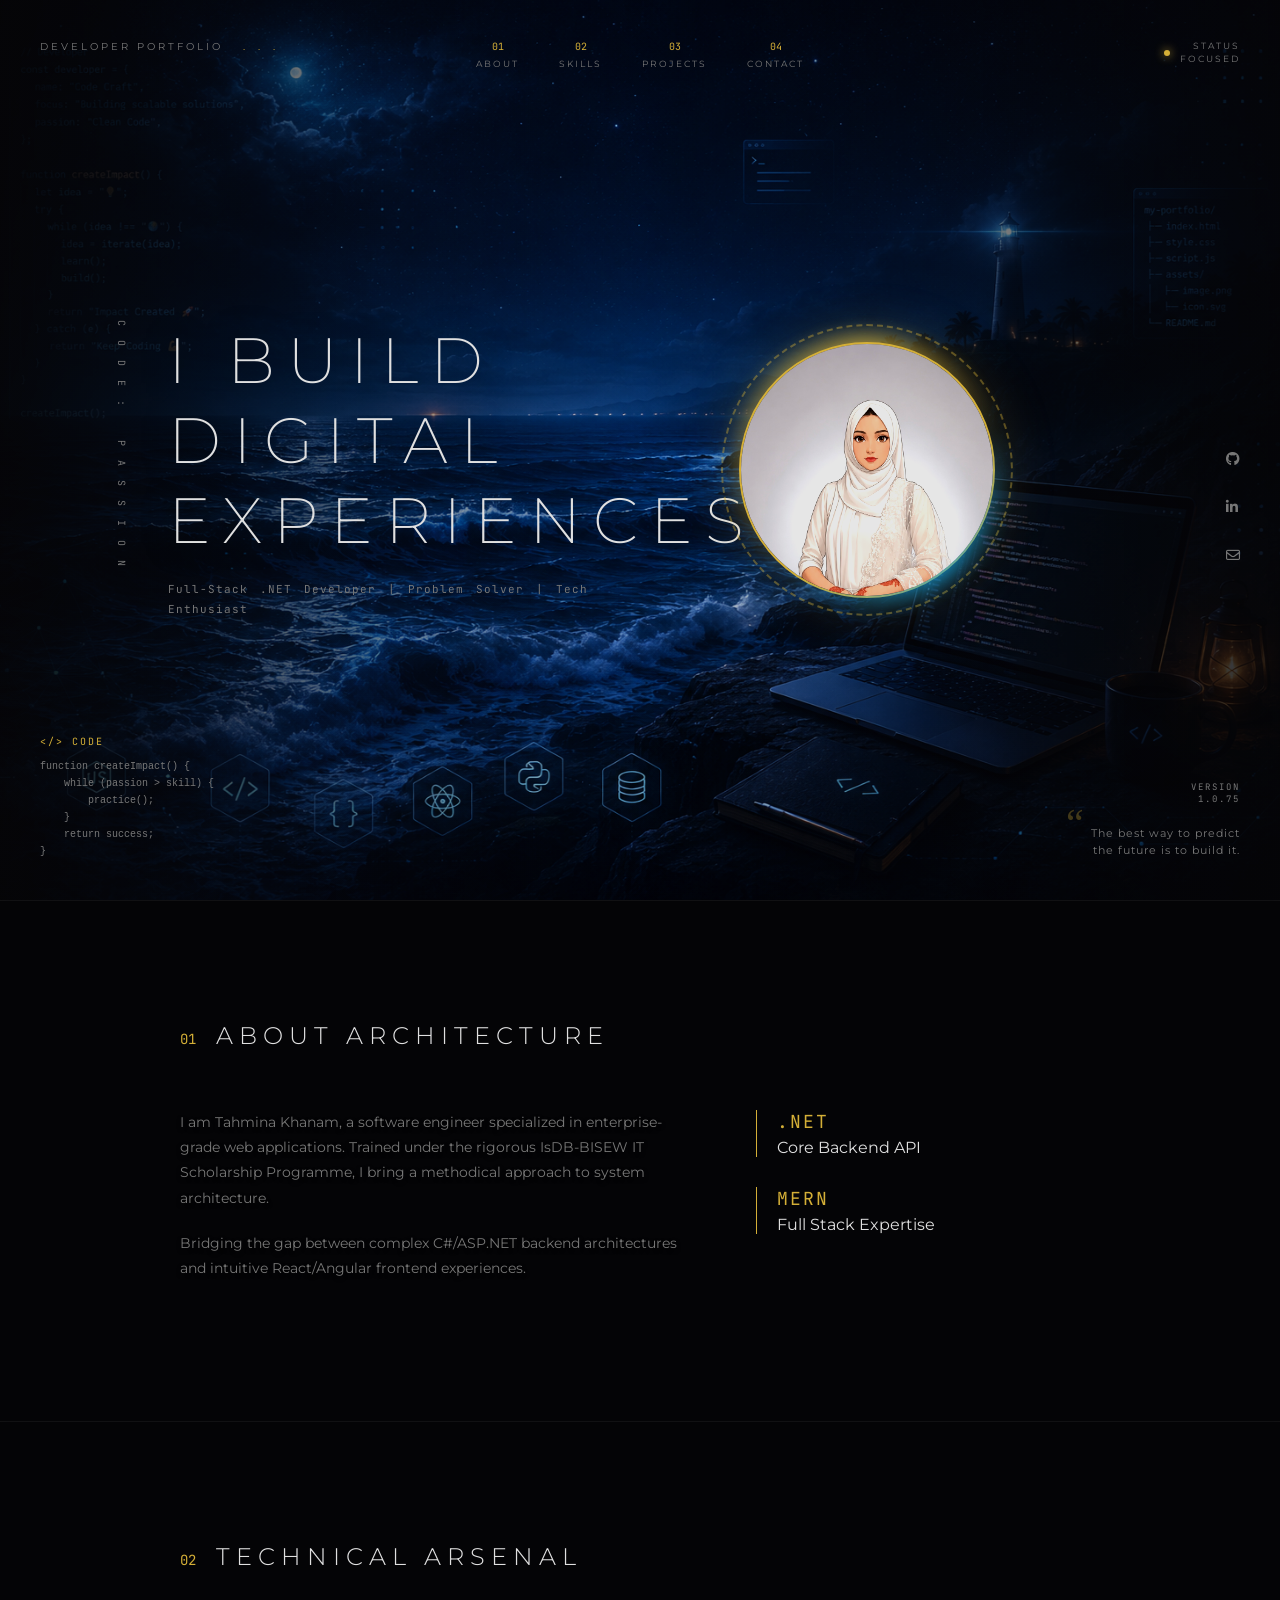
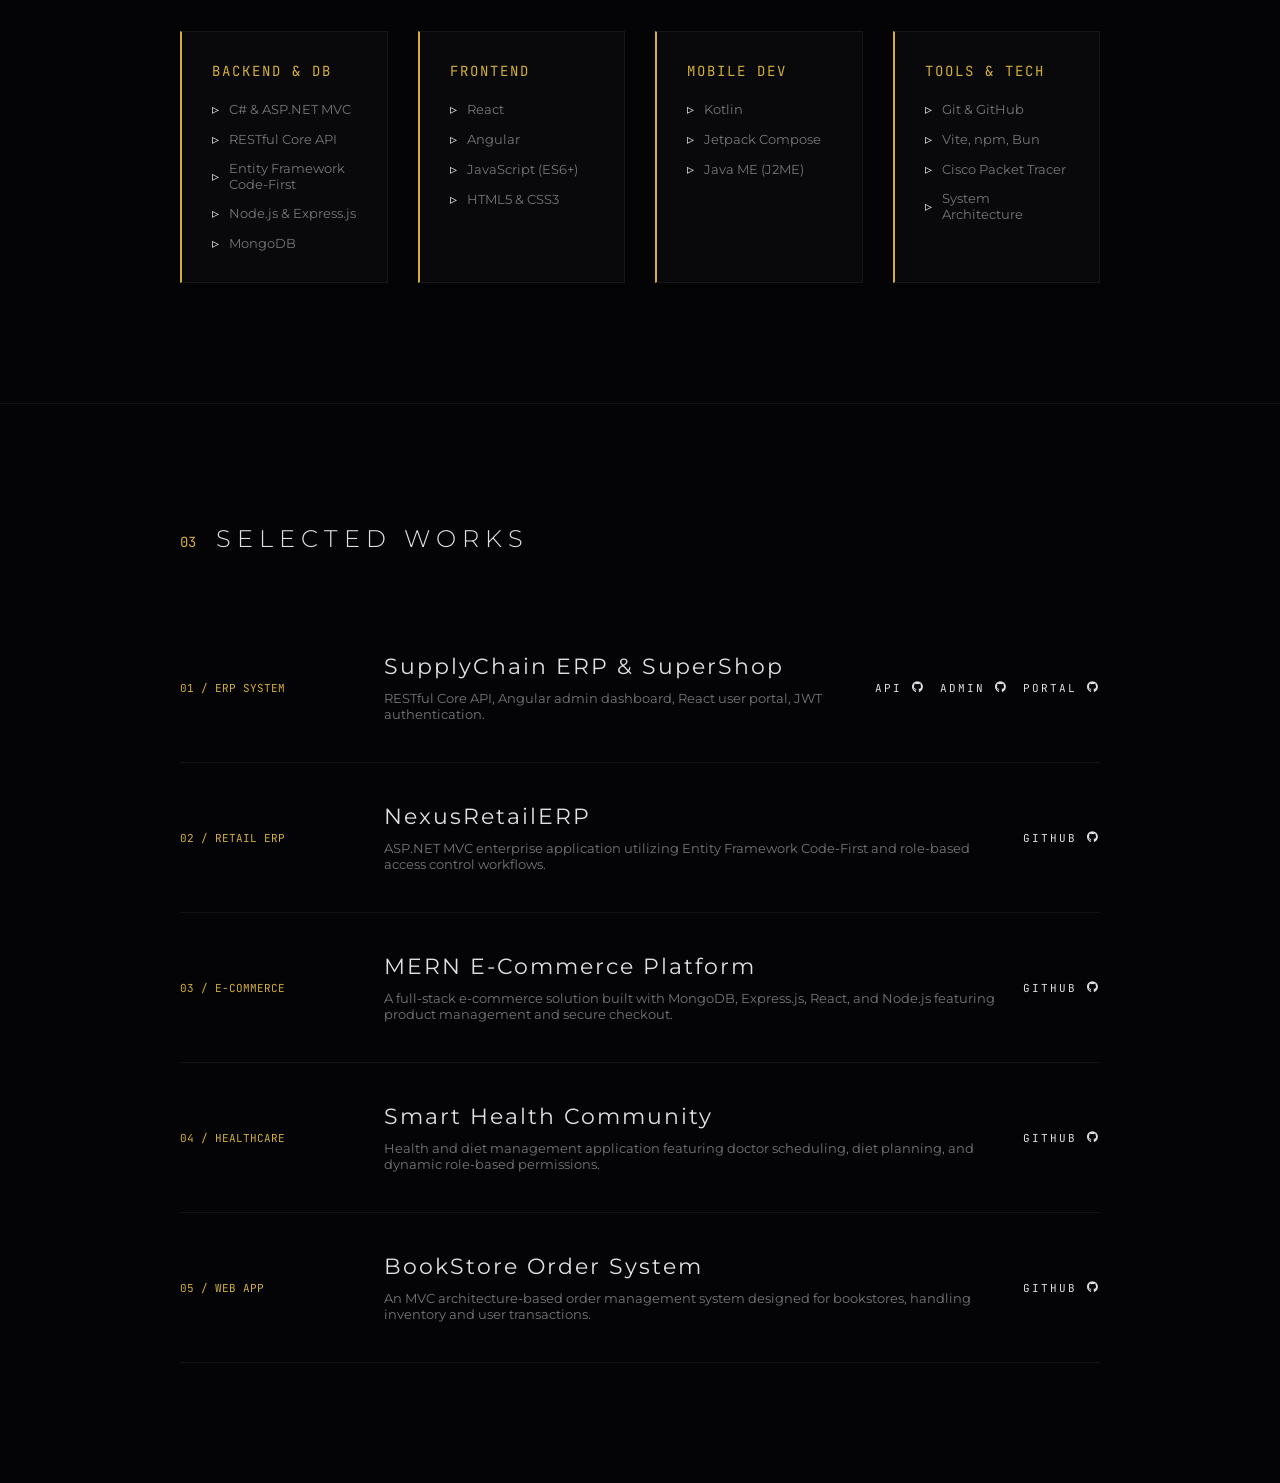
<file: Portfolio/index.html>
<!doctype html>
<html lang="en">
  <head>
    <meta charset="UTF-8" />
    <meta name="viewport" content="width=device-width, initial-scale=1.0" />
    <title>Tahmina Khanam | Developer Portfolio</title>
    <link rel="stylesheet" href="style.css" />
    <link
      href="https://fonts.googleapis.com/css2?family=Montserrat:wght@200;300;400;500&family=JetBrains+Mono:wght@100;300;400&display=swap"
      rel="stylesheet"
    />
    <link
      rel="stylesheet"
      href="https://cdnjs.cloudflare.com/ajax/libs/font-awesome/6.5.0/css/all.min.css"
    />
  </head>
  <body>
    <!-- FULL WEBSITE BACKGROUND -->
    <div
      class="global-bg"
      style="background-image: url(&quot;images/background2.png&quot;)"
    ></div>
    <div class="global-overlay"></div>

    <!-- Cinematic UI Frame -->
    <div class="ui-frame">
      <div class="top-left fade-in">
        <span class="brand">DEVELOPER PORTFOLIO</span>
        <span class="dots">. . .</span>
      </div>

      <!-- fade-in removed to prevent mobile conflict -->
      <nav class="top-center" id="mainNav">
        <a href="#about"
          ><span class="num">01</span><span class="label">ABOUT</span></a
        >
        <a href="#skills"
          ><span class="num">02</span><span class="label">SKILLS</span></a
        >
        <a href="#projects"
          ><span class="num">03</span><span class="label">PROJECTS</span></a
        >
        <a href="#contact"
          ><span class="num">04</span><span class="label">CONTACT</span></a
        >

        <div class="mobile-socials">
          <a href="https://github.com/TahminaKhanNipa10-Codes"
            ><i class="fab fa-github"></i
          ></a>
          <a href="https://www.linkedin.com/in/tahminakhan-nipa/"
            ><i class="fab fa-linkedin-in"></i
          ></a>
          <a href="mailto:tahminakhannipa10@gmail.com"
            ><i class="far fa-envelope"></i
          ></a>
        </div>
      </nav>

      <div class="top-right fade-in">
        <div class="status-indicator">
          <span class="dot"></span>
          <div class="status-text">STATUS<br />FOCUSED</div>
        </div>
        <button
          class="hamburger"
          id="hamburger"
          aria-expanded="false"
          aria-controls="mainNav"
          aria-label="Toggle navigation menu"
        >
          <span></span><span></span><span></span>
        </button>
      </div>

      <div class="right-socials fade-in">
        <a href="https://github.com/TahminaKhanNipa10-Codes"
          ><i class="fab fa-github"></i
        ></a>
        <a href="https://www.linkedin.com/in/tahminakhan-nipa/"
          ><i class="fab fa-linkedin-in"></i
        ></a>
        <a href="mailto:tahminakhannipa10@gmail.com"
          ><i class="far fa-envelope"></i
        ></a>
      </div>
    </div>

    <!-- MAIN HERO SECTION -->
    <section class="hero" id="home">
      <div class="hero-content">
        <div class="side-vertical-text fade-in">
          C O D E : &nbsp; P A S S I O N
        </div>

        <div class="main-titles fade-in">
          <h1>I BUILD<br />DIGITAL<br />EXPERIENCES</h1>
          <p class="subtitle">
            Full-Stack .NET Developer | Problem Solver | Tech Enthusiast
          </p>
        </div>
      </div>

      <!-- EPIC ANIMATED AVATAR -->
      <div class="hero-avatar fade-in">
        <div class="node-avatar tilt-element">
          <img
            src="images/tahminaNipa.jpg"
            alt="Tahmina Khanam"
            onerror="
              this.style.display = 'none';
              this.parentElement.classList.add('img-fallback');
            "
          />
          <span class="fallback-initials">TK</span>
        </div>
      </div>

      <!-- Bottom Left Code Block -->
      <div class="bottom-left-code fade-in">
        <div class="code-header">&lt;/&gt; CODE</div>
        <pre><code>function createImpact() {
    while (passion > skill) {
        practice();
    }
    return success;
}</code></pre>
      </div>

      <!-- Bottom Right Quote -->
      <div class="bottom-right-quote fade-in">
        <div class="version">VERSION<br />1.0.75</div>
        <div class="quote-box">
          <span class="quote-mark">&ldquo;</span>
          <p>The best way to predict<br />the future is to build it.</p>
        </div>
      </div>
    </section>

    <!-- CONTENT SECTIONS -->
    <main class="content-wrapper">
      <section id="about" class="section-dark">
        <div class="container">
          <div class="section-header">
            <span class="sec-num">01</span>
            <h2>ABOUT ARCHITECTURE</h2>
          </div>
          <div class="about-grid">
            <div class="about-text">
              <p>
                I am Tahmina Khanam, a software engineer specialized in
                enterprise-grade web applications. Trained under the rigorous
                IsDB-BISEW IT Scholarship Programme, I bring a methodical
                approach to system architecture.
              </p>
              <p>
                Bridging the gap between complex C#/ASP.NET backend
                architectures and intuitive React/Angular frontend experiences.
              </p>
            </div>
            <div class="about-stats">
              <div class="stat">
                <span class="gold-text">.NET</span>
                <span>Core Backend API</span>
              </div>
              <div class="stat">
                <span class="gold-text">MERN</span>
                <span>Full Stack Expertise</span>
              </div>
            </div>
          </div>
        </div>
      </section>
      <!-- SKILLS SECTION -->
      <section id="skills" class="section-dark">
        <div class="container">
          <div class="section-header">
            <span class="sec-num">02</span>
            <h2>TECHNICAL ARSENAL</h2>
          </div>
          <div class="skills-grid">
            <div class="skill-box">
              <h3>BACKEND & DB</h3>
              <ul class="skill-list">
                <li>C# & ASP.NET MVC</li>
                <li>RESTful Core API</li>
                <li>Entity Framework Code-First</li>
                <li>Node.js & Express.js</li>
                <li>MongoDB</li>
              </ul>
            </div>

            <div class="skill-box">
              <h3>FRONTEND</h3>
              <ul class="skill-list">
                <li>React</li>
                <li>Angular</li>
                <li>JavaScript (ES6+)</li>
                <li>HTML5 & CSS3</li>
              </ul>
            </div>

            <div class="skill-box">
              <h3>MOBILE DEV</h3>
              <ul class="skill-list">
                <li>Kotlin</li>
                <li>Jetpack Compose</li>
                <li>Java ME (J2ME)</li>
              </ul>
            </div>

            <div class="skill-box">
              <h3>TOOLS & TECH</h3>
              <ul class="skill-list">
                <li>Git & GitHub</li>
                <li>Vite, npm, Bun</li>
                <li>Cisco Packet Tracer</li>
                <li>System Architecture</li>
              </ul>
            </div>
          </div>
        </div>
      </section>
      <section id="projects" class="section-dark">
        <div class="container">
          <div class="section-header">
            <span class="sec-num">03</span>
            <h2>SELECTED WORKS</h2>
          </div>
          <div class="project-list">
            <!-- Project 01: ERP SYSTEM (3 Links) -->
            <article class="proj-row">
              <div class="proj-meta">01 / ERP SYSTEM</div>
              <div class="proj-details">
                <h3>SupplyChain ERP & SuperShop</h3>
                <p>
                  RESTful Core API, Angular admin dashboard, React user portal,
                  JWT authentication.
                </p>
              </div>
              <div style="display: flex; gap: 15px; flex-wrap: wrap">
                <a
                  href="https://github.com/TahminaKhanNipa10-Codes/SupplyChain-ERP-CoreAPI"
                  target="_blank"
                  rel="noopener noreferrer"
                  class="proj-link"
                >
                  API <i class="fab fa-github"></i>
                </a>
                <a
                  href="https://github.com/TahminaKhanNipa10-Codes/SupplyChain-ERP-AngularAdmin"
                  target="_blank"
                  rel="noopener noreferrer"
                  class="proj-link"
                >
                  ADMIN <i class="fab fa-github"></i>
                </a>
                <a
                  href="https://github.com/TahminaKhanNipa10-Codes/SuperShop-ERP-ReactPortal"
                  target="_blank"
                  rel="noopener noreferrer"
                  class="proj-link"
                >
                  PORTAL <i class="fab fa-github"></i>
                </a>
              </div>
            </article>

            <!-- Project 02: RETAIL -->
            <article class="proj-row">
              <div class="proj-meta">02 / RETAIL ERP</div>
              <div class="proj-details">
                <h3>NexusRetailERP</h3>
                <p>
                  ASP.NET MVC enterprise application utilizing Entity Framework
                  Code-First and role-based access control workflows.
                </p>
              </div>
              <a
                href="https://github.com/TahminaKhanNipa10-Codes/NexusRetailERP-mvc-cf"
                target="_blank"
                rel="noopener noreferrer"
                class="proj-link"
              >
                GITHUB <i class="fab fa-github"></i>
              </a>
            </article>

            <!-- Project 03: MERN E-COMMERCE -->
            <article class="proj-row">
              <div class="proj-meta">03 / E-COMMERCE</div>
              <div class="proj-details">
                <h3>MERN E-Commerce Platform</h3>
                <p>
                  A full-stack e-commerce solution built with MongoDB,
                  Express.js, React, and Node.js featuring product management
                  and secure checkout.
                </p>
              </div>
              <a
                href="https://github.com/TahminaKhanNipa10-Codes/Full-Stack-MERN-E-Commerce-Platform"
                target="_blank"
                rel="noopener noreferrer"
                class="proj-link"
              >
                GITHUB <i class="fab fa-github"></i>
              </a>
            </article>

            <!-- Project 04: HEALTHCARE -->
            <article class="proj-row">
              <div class="proj-meta">04 / HEALTHCARE</div>
              <div class="proj-details">
                <h3>Smart Health Community</h3>
                <p>
                  Health and diet management application featuring doctor
                  scheduling, diet planning, and dynamic role-based permissions.
                </p>
              </div>
              <a
                href="https://github.com/TahminaKhanNipa10-Codes/smart-health-community"
                target="_blank"
                rel="noopener noreferrer"
                class="proj-link"
              >
                GITHUB <i class="fab fa-github"></i>
              </a>
            </article>

            <!-- Project 05: BOOKSTORE -->
            <article class="proj-row">
              <div class="proj-meta">05 / WEB APP</div>
              <div class="proj-details">
                <h3>BookStore Order System</h3>
                <p>
                  An MVC architecture-based order management system designed for
                  bookstores, handling inventory and user transactions.
                </p>
              </div>
              <a
                href="https://github.com/TahminaKhanNipa10-Codes/BookStore-OrderSystemMVC"
                target="_blank"
                rel="noopener noreferrer"
                class="proj-link"
              >
                GITHUB <i class="fab fa-github"></i>
              </a>
            </article>
          </div>
        </div>
      </section>
    </main>

    <script src="script.js"></script>
  </body>
</html>
</file>
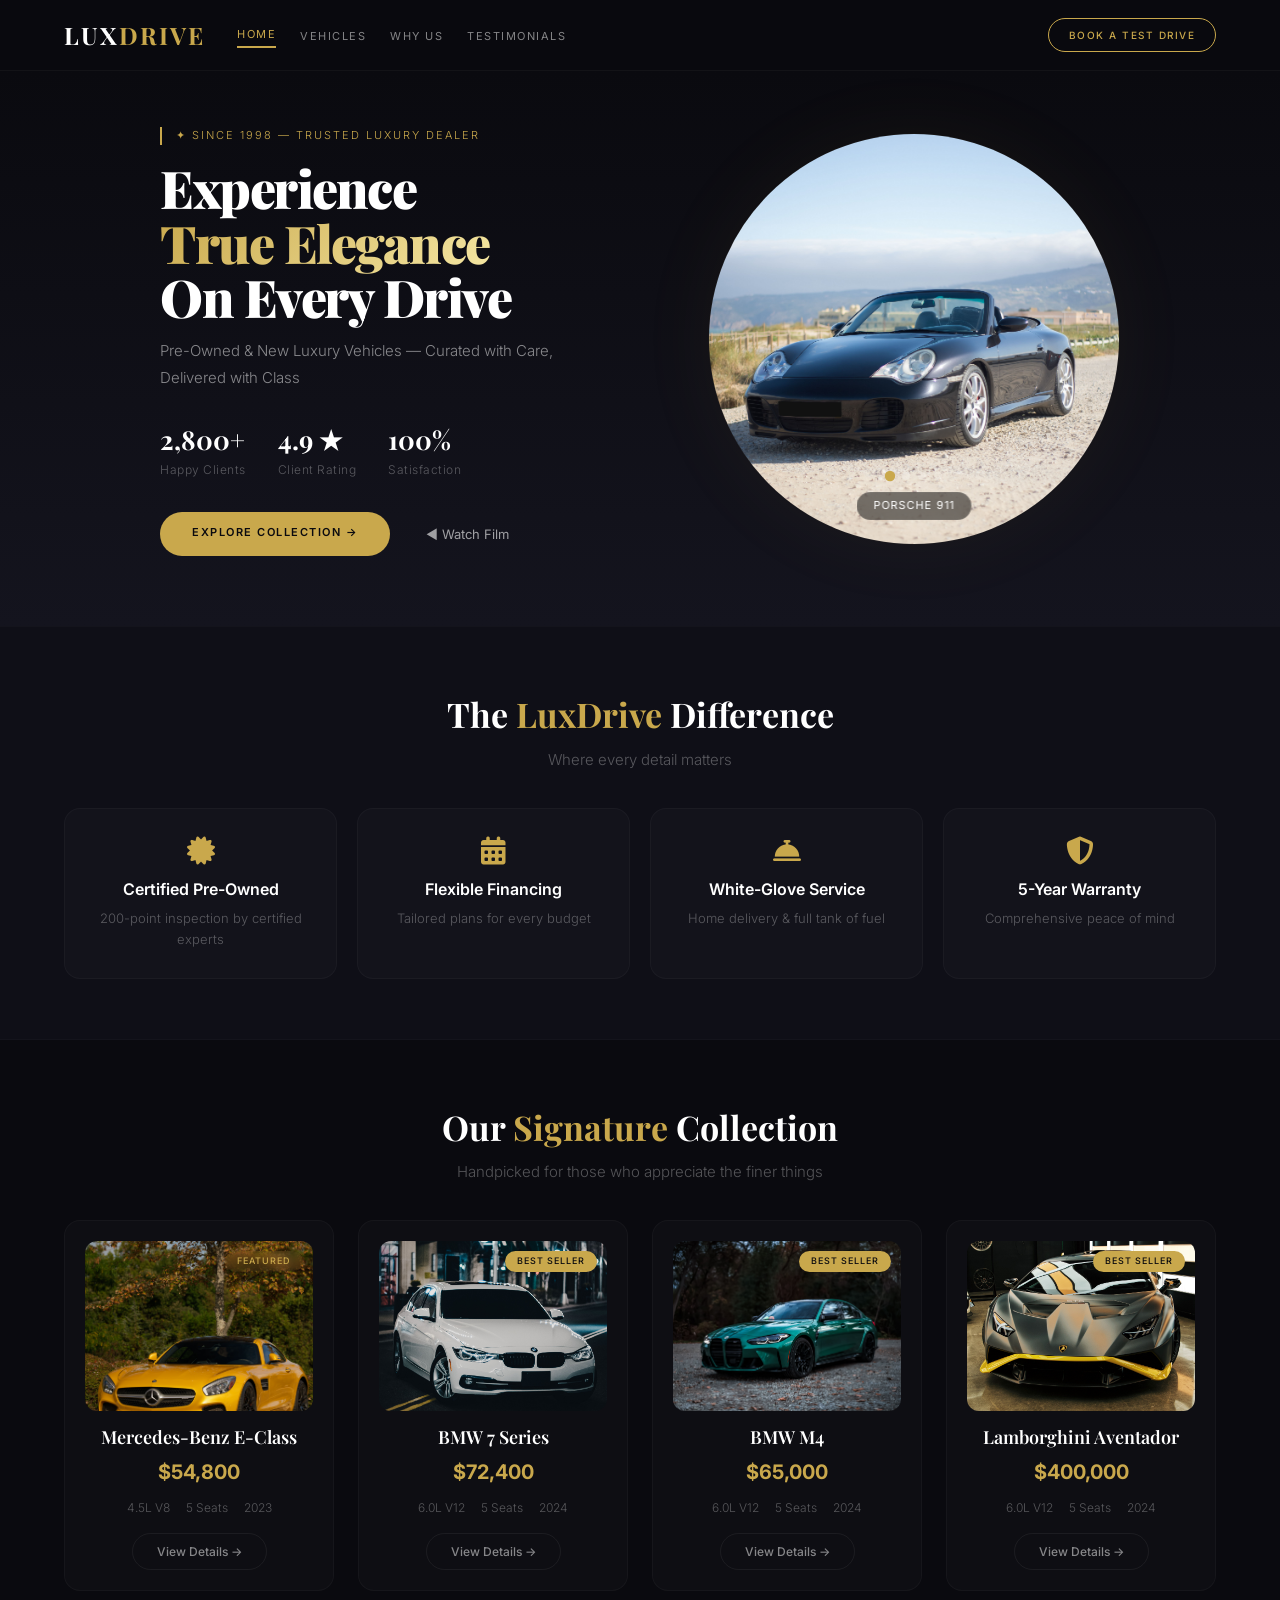
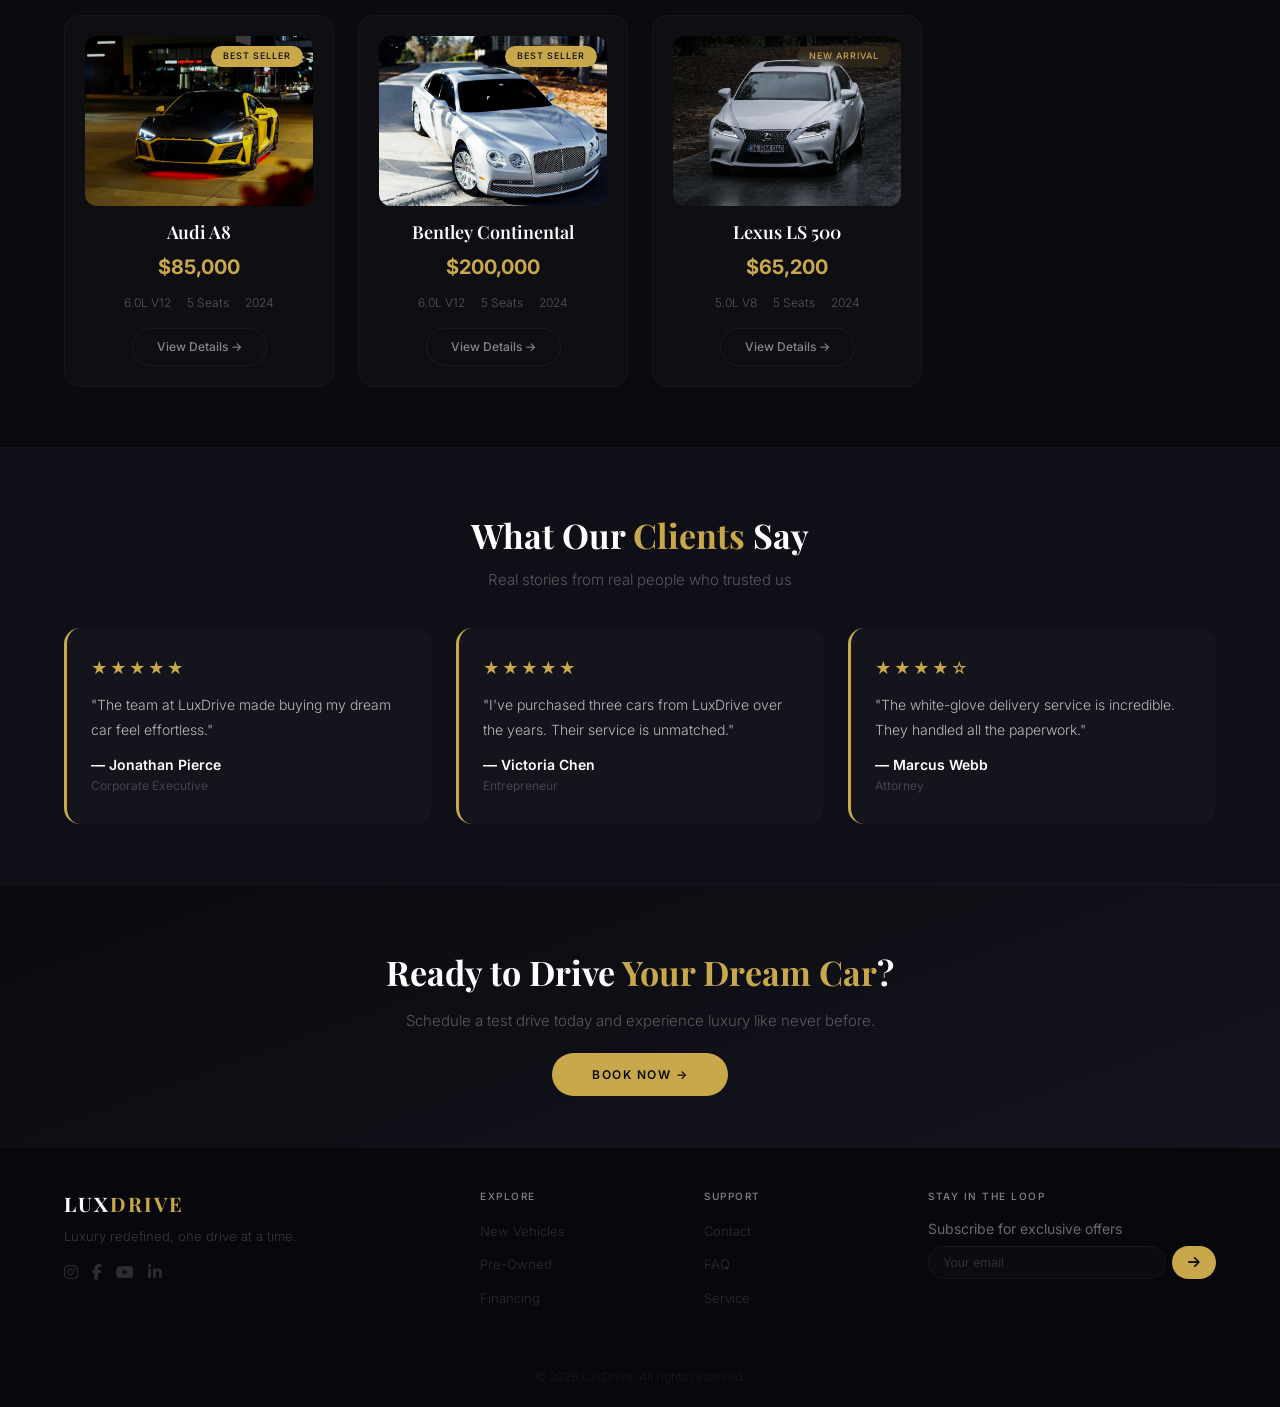
<file: WebDev-L1-LandingPage/index.html>
<!doctype html>
<html lang="bn">
  <head>
    <meta charset="UTF-8" />
    <meta name="viewport" content="width=device-width, initial-scale=1.0" />
    <title>LuxDrive — Elite Auto Dealer</title>
    <link rel="stylesheet" href="style.css" />
    <link
      href="https://fonts.googleapis.com/css2?family=Inter:wght@300;400;500;600;700&family=Playfair+Display:wght@600;700;900&display=swap"
      rel="stylesheet"
    />
    <link
      rel="stylesheet"
      href="https://cdnjs.cloudflare.com/ajax/libs/font-awesome/6.5.0/css/all.min.css"
    />
  </head>
  <body>
    <!-- ===== NAVBAR ===== -->
    <nav class="navbar" id="navbar">
      <div class="container">
        <div class="nav-left">
          <div class="logo">LUX<span>DRIVE</span></div>
          <ul class="nav-links">
            <li><a href="#home" class="active">Home</a></li>
            <li><a href="#vehicles">Vehicles</a></li>
            <li><a href="#features">Why Us</a></li>
            <li><a href="#testimonials">Testimonials</a></li>
          </ul>
        </div>
        <a href="#contact" class="btn-outline">Book a Test Drive</a>
      </div>
    </nav>

    <!-- ===== HERO ===== -->
    <section class="hero" id="home">
      <div class="container hero-container">
        <!-- Left: Text -->
        <div class="hero-content">
          <span class="tag">✦ Since 1998 — Trusted Luxury Dealer</span>
          <h1>
            Experience <br />
            <span class="gold">True Elegance</span> <br />
            On Every Drive
          </h1>
          <p class="desc">
            Pre-Owned &amp; New Luxury Vehicles — Curated with Care, Delivered
            with Class
          </p>
          <div class="stats">
            <div>
              <span class="num">2,800+</span>
              <span class="label">Happy Clients</span>
            </div>
            <div>
              <span class="num">4.9 ★</span>
              <span class="label">Client Rating</span>
            </div>
            <div>
              <span class="num">100%</span>
              <span class="label">Satisfaction</span>
            </div>
          </div>
          <div class="btns">
            <a href="#vehicles" class="btn-primary">Explore Collection →</a>
            <a href="#" class="btn-ghost">◀ Watch Film</a>
          </div>
        </div>

        <!-- Right: Carousel -->
        <div class="hero-image">
          <div class="carousel-container">
            <div class="carousel-track">
              <div class="carousel-slide">
                <img src="images/porsche.jpg" alt="Porsche 911" />
                <span class="slide-label">Porsche 911</span>
              </div>
              <div class="carousel-slide">
                <img src="images/mercedes.jpg" alt="Mercedes AMG" />
                <span class="slide-label">Mercedes AMG</span>
              </div>
              <div class="carousel-slide">
                <img src="images/lamborghini.jpg" alt="Lamborghini" />
                <span class="slide-label">Lamborghini</span>
              </div>
              <div class="carousel-slide">
                <img src="images/bmwM4.jpg" alt="BMW M4" />
                <span class="slide-label">BMW M4</span>
              </div>
            </div>

            <div class="carousel-dots">
              <span class="dot active"></span>
              <span class="dot"></span>
              <span class="dot"></span>
              <span class="dot"></span>
            </div>

            <button class="carousel-arrow prev">
              <i class="fas fa-chevron-left"></i>
            </button>
            <button class="carousel-arrow next">
              <i class="fas fa-chevron-right"></i>
            </button>
          </div>
        </div>
      </div>
    </section>

    <!-- ===== FEATURES ===== -->
    <section class="features" id="features">
      <div class="container">
        <h2>The <span class="gold">LuxDrive</span> Difference</h2>
        <p class="sub">Where every detail matters</p>
        <div class="grid">
          <div class="card">
            <i class="fas fa-certificate"></i>
            <h3>Certified Pre-Owned</h3>
            <p>200-point inspection by certified experts</p>
          </div>
          <div class="card">
            <i class="fas fa-calendar-alt"></i>
            <h3>Flexible Financing</h3>
            <p>Tailored plans for every budget</p>
          </div>
          <div class="card">
            <i class="fas fa-concierge-bell"></i>
            <h3>White-Glove Service</h3>
            <p>Home delivery &amp; full tank of fuel</p>
          </div>
          <div class="card">
            <i class="fas fa-shield-alt"></i>
            <h3>5-Year Warranty</h3>
            <p>Comprehensive peace of mind</p>
          </div>
        </div>
      </div>
    </section>

    <!-- ===== VEHICLES ===== -->
    <section class="cars" id="vehicles">
      <div class="container">
        <h2>Our <span class="gold">Signature</span> Collection</h2>
        <p class="sub">Handpicked for those who appreciate the finer things</p>
        <div class="car-grid">
          <div class="car-card">
            <div class="car-img">
              <img src="images/mercedes_benz.jpg" alt="Mercedes" />
              <span class="badge">Featured</span>
            </div>
            <h3>Mercedes-Benz E-Class</h3>
            <p class="price">$54,800</p>
            <div class="specs">
              <span>4.5L V8</span>
              <span>5 Seats</span>
              <span>2023</span>
            </div>
            <a href="#" class="btn-car">View Details →</a>
          </div>
          <div class="car-card">
            <div class="car-img">
              <img src="images/bmw7.jpg" alt="BMW" />
              <span class="badge gold">Best Seller</span>
            </div>
            <h3>BMW 7 Series</h3>
            <p class="price">$72,400</p>
            <div class="specs">
              <span>6.0L V12</span>
              <span>5 Seats</span>
              <span>2024</span>
            </div>
            <a href="#" class="btn-car">View Details →</a>
          </div>

          <div class="car-card">
            <div class="car-img">
              <img src="images/bmwM4.jpg" alt="BMW M4" />
              <span class="badge gold">Best Seller</span>
            </div>
            <h3>BMW M4</h3>
            <p class="price">$65,000</p>
            <div class="specs">
              <span>6.0L V12</span>
              <span>5 Seats</span>
              <span>2024</span>
            </div>
            <a href="#" class="btn-car">View Details →</a>
          </div>

          <div class="car-card">
            <div class="car-img">
              <img src="images/lamborghini.jpg" alt="Lamborghini" />
              <span class="badge gold">Best Seller</span>
            </div>
            <h3>Lamborghini Aventador</h3>
            <p class="price">$400,000</p>
            <div class="specs">
              <span>6.0L V12</span>
              <span>5 Seats</span>
              <span>2024</span>
            </div>
            <a href="#" class="btn-car">View Details →</a>
          </div>

          <div class="car-card">
            <div class="car-img">
              <img src="images/audi.jpg" alt="Audi" />
              <span class="badge gold">Best Seller</span>
            </div>
            <h3>Audi A8</h3>
            <p class="price">$85,000</p>
            <div class="specs">
              <span>6.0L V12</span>
              <span>5 Seats</span>
              <span>2024</span>
            </div>
            <a href="#" class="btn-car">View Details →</a>
          </div>

          <div class="car-card">
            <div class="car-img">
              <img src="images/bentley.jpg" alt="Bentley" />
              <span class="badge gold">Best Seller</span>
            </div>
            <h3>Bentley Continental</h3>
            <p class="price">$200,000</p>
            <div class="specs">
              <span>6.0L V12</span>
              <span>5 Seats</span>
              <span>2024</span>
            </div>
            <a href="#" class="btn-car">View Details →</a>
          </div>

          <div class="car-card">
            <div class="car-img">
              <img src="images/lexus.jpg" alt="Lexus" />
              <span class="badge">New Arrival</span>
            </div>
            <h3>Lexus LS 500</h3>
            <p class="price">$65,200</p>
            <div class="specs">
              <span>5.0L V8</span>
              <span>5 Seats</span>
              <span>2024</span>
            </div>
            <a href="#" class="btn-car">View Details →</a>
          </div>
        </div>
      </div>
    </section>

    <!-- ===== TESTIMONIALS ===== -->
    <section class="testimonials" id="testimonials">
      <div class="container">
        <h2>What Our <span class="gold">Clients</span> Say</h2>
        <p class="sub">Real stories from real people who trusted us</p>
        <div class="testimonial-grid">
          <div class="testimonial-card">
            <div class="stars">★★★★★</div>
            <p>
              "The team at LuxDrive made buying my dream car feel effortless."
            </p>
            <div class="customer">
              <strong>— Jonathan Pierce</strong>
              <span>Corporate Executive</span>
            </div>
          </div>
          <div class="testimonial-card">
            <div class="stars">★★★★★</div>
            <p>
              "I've purchased three cars from LuxDrive over the years. Their
              service is unmatched."
            </p>
            <div class="customer">
              <strong>— Victoria Chen</strong>
              <span>Entrepreneur</span>
            </div>
          </div>
          <div class="testimonial-card">
            <div class="stars">★★★★☆</div>
            <p>
              "The white-glove delivery service is incredible. They handled all
              the paperwork."
            </p>
            <div class="customer">
              <strong>— Marcus Webb</strong>
              <span>Attorney</span>
            </div>
          </div>
        </div>
      </div>
    </section>

    <!-- ===== CTA ===== -->
    <section class="cta" id="contact">
      <div class="container">
        <h2>Ready to Drive <span class="gold">Your Dream Car</span>?</h2>
        <p>
          Schedule a test drive today and experience luxury like never before.
        </p>
        <a href="#" class="btn-primary">Book Now →</a>
      </div>
    </section>

    <!-- ===== FOOTER ===== -->
    <footer>
      <div class="container">
        <div class="footer-grid">
          <div>
            <div class="logo">LUX<span>DRIVE</span></div>
            <p class="footer-desc">Luxury redefined, one drive at a time.</p>
            <div class="social">
              <a href="#"><i class="fab fa-instagram"></i></a>
              <a href="#"><i class="fab fa-facebook-f"></i></a>
              <a href="#"><i class="fab fa-youtube"></i></a>
              <a href="#"><i class="fab fa-linkedin-in"></i></a>
            </div>
          </div>
          <div>
            <h4>Explore</h4>
            <ul>
              <li><a href="#vehicles">New Vehicles</a></li>
              <li><a href="#vehicles">Pre-Owned</a></li>
              <li><a href="#">Financing</a></li>
            </ul>
          </div>
          <div>
            <h4>Support</h4>
            <ul>
              <li><a href="#contact">Contact</a></li>
              <li><a href="#">FAQ</a></li>
              <li><a href="#">Service</a></li>
            </ul>
          </div>
          <div>
            <h4>Stay in the Loop</h4>
            <p style="font-size: 14px; color: rgba(255, 255, 255, 0.4)">
              Subscribe for exclusive offers
            </p>
            <div class="newsletter">
              <input type="email" placeholder="Your email" />
              <button><i class="fas fa-arrow-right"></i></button>
            </div>
          </div>
        </div>
        <div class="footer-bottom">
          <p>© 2026 LuxDrive. All rights reserved.</p>
        </div>
      </div>
    </footer>
  </body>
</html>
</file>
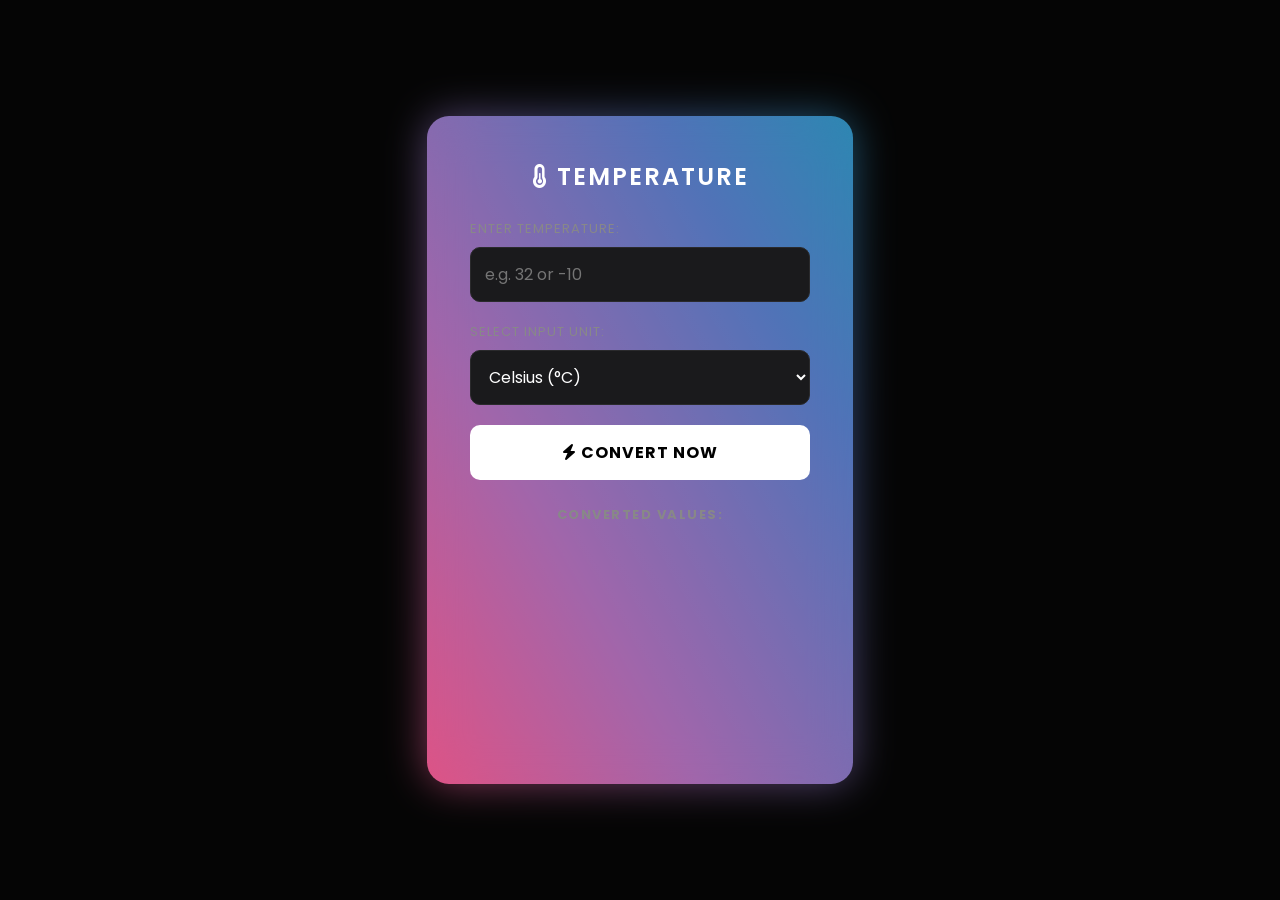
<file: WebDev-L1-TemperatureConverter/index.html>
<!doctype html>
<html lang="en">
  <head>
    <meta charset="UTF-8" />
    <meta name="viewport" content="width=device-width, initial-scale=1.0" />
    <title>Temperature Converter | Task 3</title>
    <!-- FontAwesome for Icons -->
    <link
      rel="stylesheet"
      href="https://cdnjs.cloudflare.com/ajax/libs/font-awesome/6.4.0/css/all.min.css"
    />
    <link rel="stylesheet" href="style.css" />
    <link
      href="https://fonts.googleapis.com/css2?family=Poppins:wght@300;400;500;600&display=swap"
      rel="stylesheet"
    />
  </head>
  <body>
    <div class="converter-container" id="main-card">
      <h2>
        <i class="fa-solid fa-temperature-half" id="temp-icon"></i> Temperature
      </h2>

      <div class="input-group">
        <label for="tempInput">Enter Temperature:</label>
        <input type="text" id="tempInput" placeholder="e.g. 32 or -10" />
      </div>

      <div class="input-group">
        <label for="unitSelect">Select Input Unit:</label>
        <select id="unitSelect">
          <option value="C">Celsius (°C)</option>
          <option value="F">Fahrenheit (°F)</option>
          <option value="K">Kelvin (K)</option>
        </select>
      </div>

      <button id="convertBtn">
        <i class="fa-solid fa-bolt"></i> Convert Now
      </button>

      <div class="results-container" id="resultsContainer">
        <h3>Converted Values:</h3>
        <div class="result-box" id="resCelsius">-- °C</div>
        <div class="result-box" id="resFahrenheit">-- °F</div>
        <div class="result-box" id="resKelvin">-- K</div>
      </div>
    </div>

    <!-- Error Modal -->
    <div id="errorModal" class="modal">
      <div class="modal-content">
        <span class="close-btn">&times;</span>
        <i class="fa-solid fa-triangle-exclamation modal-icon"></i>
        <h3 class="modal-title">Invalid Input!</h3>
        <p id="modal-error-msg">Please enter a valid numeric value.</p>
        <button id="modalOkBtn">Try Again</button>
      </div>
    </div>

    <script src="script.js?v=2"></script>
  </body>
</html>
</file>
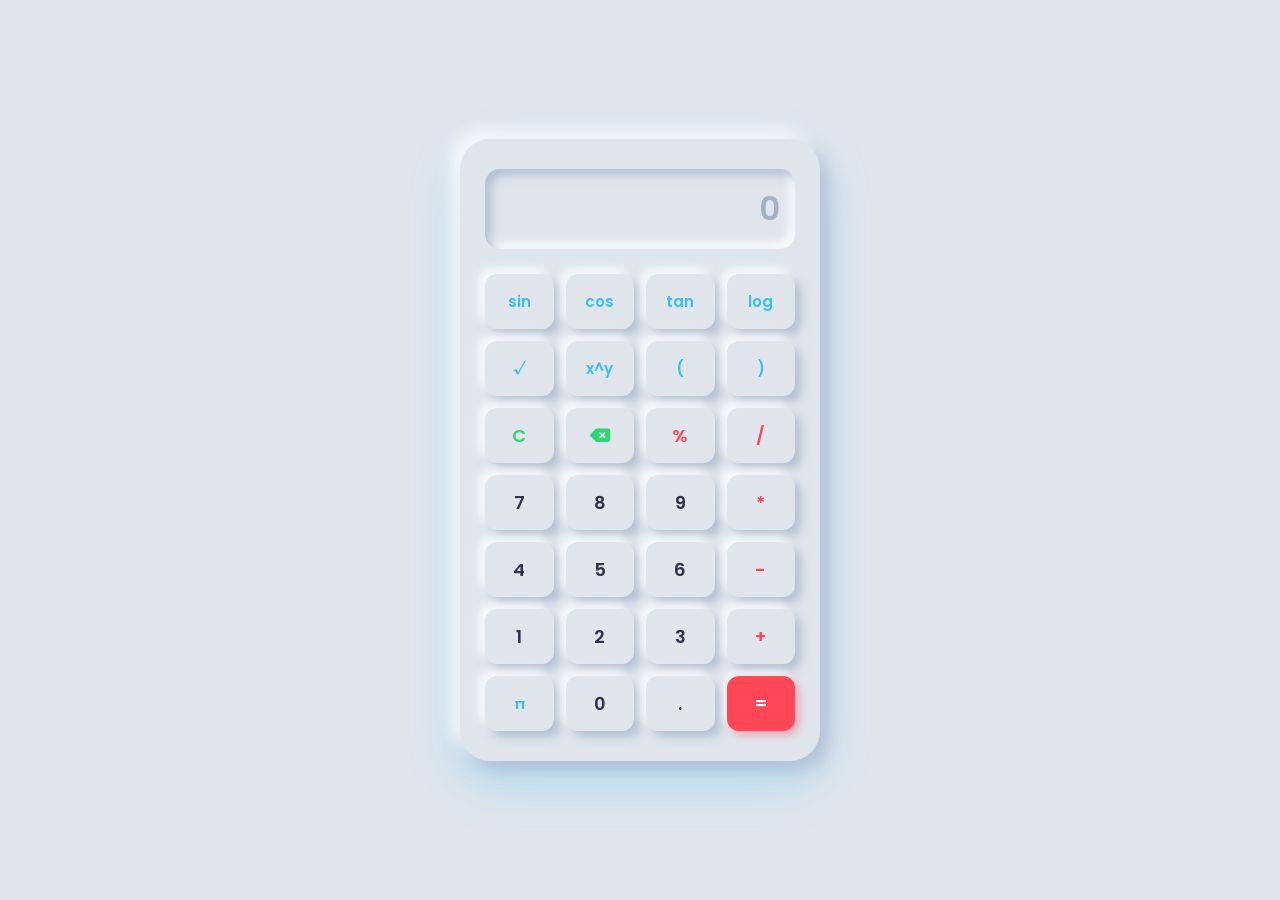
<file: WebDev-L2-Calculator/index.html>
<!doctype html>
<html lang="en">
  <head>
    <meta charset="UTF-8" />
    <meta name="viewport" content="width=device-width, initial-scale=1.0" />
    <title>Scientific Calculator | Level 2</title>
    <link rel="stylesheet" href="style.css" />
    <link
      href="https://fonts.googleapis.com/css2?family=Poppins:wght@400;500;600&display=swap"
      rel="stylesheet"
    />
    <link
      rel="stylesheet"
      href="https://cdnjs.cloudflare.com/ajax/libs/font-awesome/6.4.0/css/all.min.css"
    />
  </head>
  <body>
    <div class="calculator-container">
      <div class="display-screen">
        <input type="text" id="screen" placeholder="0" disabled />
      </div>
      <div class="keypad">
        <!-- Scientific Row 1 -->
        <button class="btn sci" data-val="sin(">sin</button>
        <button class="btn sci" data-val="cos(">cos</button>
        <button class="btn sci" data-val="tan(">tan</button>
        <button class="btn sci" data-val="log(">log</button>

        <!-- Scientific Row 2 -->
        <button class="btn sci" data-val="√(">√</button>
        <button class="btn sci" data-val="^">x^y</button>
        <button class="btn sci" data-val="(">(</button>
        <button class="btn sci" data-val=")">)</button>

        <!-- Standard Row 1 -->
        <button class="btn clear" data-val="C">C</button>
        <button class="btn del" data-val="DEL">
          <i class="fa-solid fa-delete-left"></i>
        </button>
        <button class="btn operator" data-val="%">%</button>
        <button class="btn operator" data-val="/">/</button>

        <!-- Standard Row 2 -->
        <button class="btn" data-val="7">7</button>
        <button class="btn" data-val="8">8</button>
        <button class="btn" data-val="9">9</button>
        <button class="btn operator" data-val="*">*</button>

        <!-- Standard Row 3 -->
        <button class="btn" data-val="4">4</button>
        <button class="btn" data-val="5">5</button>
        <button class="btn" data-val="6">6</button>
        <button class="btn operator" data-val="-">-</button>

        <!-- Standard Row 4 -->
        <button class="btn" data-val="1">1</button>
        <button class="btn" data-val="2">2</button>
        <button class="btn" data-val="3">3</button>
        <button class="btn operator" data-val="+">+</button>

        <!-- Standard Row 5 -->
        <button class="btn sci" data-val="π">π</button>
        <button class="btn" data-val="0">0</button>
        <button class="btn" data-val=".">.</button>
        <button class="btn equal" data-val="=">=</button>
      </div>
    </div>
    <script src="script.js"></script>
  </body>
</html>
</file>
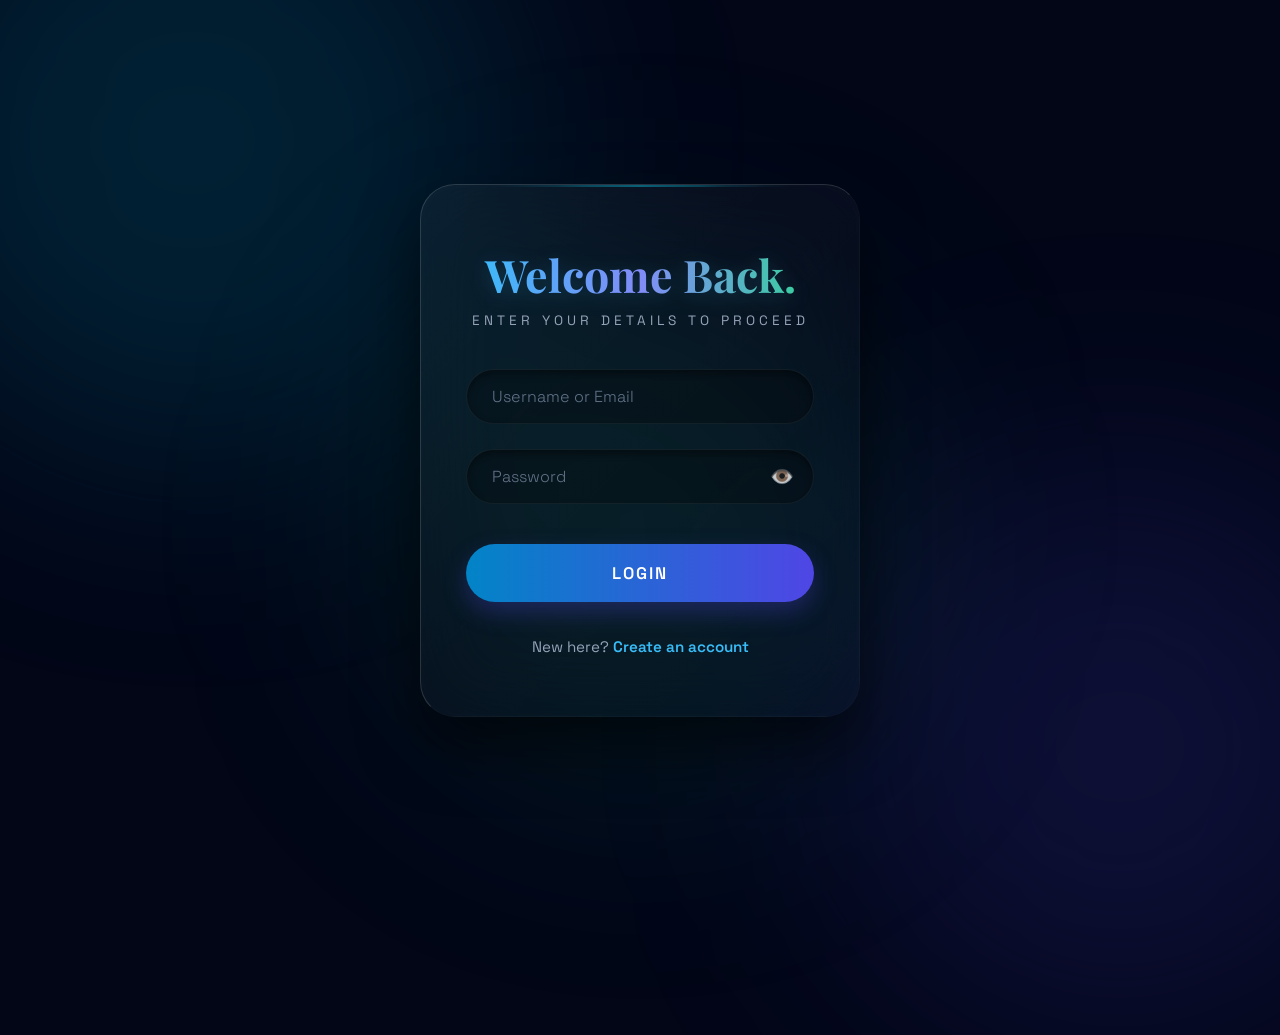
<file: WebDev-L2-LoginSystem/index.html>
<!DOCTYPE html>
<html lang="en">
<head>
  <meta charset="UTF-8">
  <meta name="viewport" content="width=device-width, initial-scale=1.0">
  <title>Premium Auth | Task 4</title>
  <link rel="stylesheet" href="style.css">
  <link href="https://fonts.googleapis.com/css2?family=Playfair+Display:wght@600;700&family=Space+Grotesk:wght@300;400;500&display=swap" rel="stylesheet">
</head>
<body>
  <!-- Animated Background Shapes -->
  <div class="shape shape-1"></div>
  <div class="shape shape-2"></div>
  <div class="shape shape-3"></div>

  <!-- Notification Toast -->
  <div id="toast" class="toast hidden">Message</div>

  <!-- Auth Container -->
  <div class="premium-card" id="auth-section">
    
    <!-- Login Page -->
    <div id="login-box">
      <h2 class="title">Welcome Back.</h2>
      <p class="subtitle">Enter your details to proceed</p>
      <form id="login-form">
        <div class="input-group">
          <input type="text" id="login-user" placeholder="Username or Email" required>
        </div>
        <div class="input-group">
          <input type="password" id="login-pass" placeholder="Password" required>
          <span class="toggle-pass" id="toggle-login-pass">👁️</span>
        </div>
        <button type="submit" class="gradient-btn">Login</button>
      </form>
      <p class="switch-text">New here? <span id="go-to-reg">Create an account</span></p>
    </div>

    <!-- Registration Page -->
    <div id="register-box" class="hidden">
      <h2 class="title">Join Us.</h2>
      <p class="subtitle">Experience the extraordinary</p>
      <form id="register-form">
        <div class="input-group">
          <input type="text" id="reg-user" placeholder="Username" required>
        </div>
        <div class="input-group">
          <input type="email" id="reg-email" placeholder="Email Address" required>
        </div>
        <div class="input-group">
          <input type="password" id="reg-pass" placeholder="Password (Min 8 chars, 1 number)" required>
          <span class="toggle-pass" id="toggle-reg-pass">👁️</span>
        </div>
        <button type="submit" class="gradient-btn">Register</button>
      </form>
      <p class="switch-text">Already a member? <span id="go-to-login">Login</span></p>
    </div>
  </div>

  <!-- Protected/Dashboard Page -->
  <div class="premium-card hidden" id="dashboard-section">
    <h2 class="title" id="welcome-msg">Dashboard</h2>
    <p class="subtitle">Authentication Successful</p>
    <div class="dashboard-content">
      <p>This secure dashboard is only accessible after a successful login. If accessed directly without a session, you are redirected to the login page.</p>
    </div>
    <button id="logout-btn" class="gradient-btn outline">Logout</button>
  </div>

  <script src="script.js"></script>
</body>
</html>
</file>
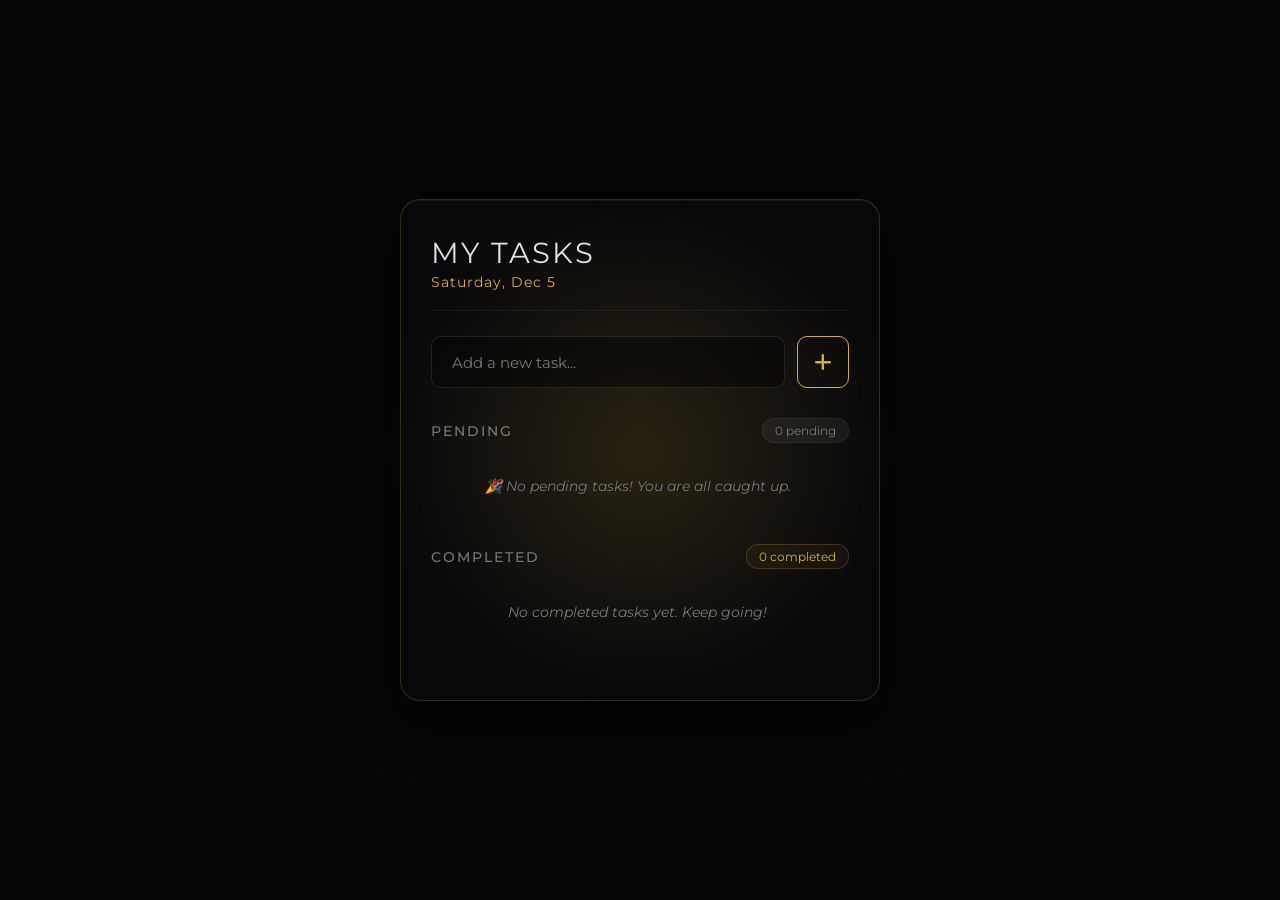
<file: WebDev-L2-ToDoWebApp/index.html>
<!doctype html>
<html lang="en">
  <head>
    <meta charset="UTF-8" />
    <meta name="viewport" content="width=device-width, initial-scale=1.0" />
    <title>Premium To-Do | Level 2</title>
    <link rel="stylesheet" href="style.css" />
    <link
      rel="stylesheet"
      href="https://cdnjs.cloudflare.com/ajax/libs/font-awesome/6.4.0/css/all.min.css"
    />
    <link
      href="https://fonts.googleapis.com/css2?family=Montserrat:wght@300;400;500;600&display=swap"
      rel="stylesheet"
    />
  </head>
  <body>
    <!-- Soft Gold Background Glow -->
    <div class="bg-glow"></div>

    <div class="app-container">
      <div class="todo-wrapper">
        <header>
          <div class="header-text">
            <h1>My Tasks</h1>
            <p id="date-display">Today</p>
          </div>
        </header>

        <!-- Input Section -->
        <div class="input-section">
          <input type="text" id="task-input" placeholder="Add a new task..." />
          <button id="add-btn"><i class="fas fa-plus"></i></button>
        </div>

        <!-- Pending Tasks Section -->
        <div class="list-section">
          <div class="list-header">
            <h2>Pending</h2>
            <span class="count-badge" id="pending-count">0</span>
          </div>
          <ul id="pending-list" class="task-ul"></ul>
        </div>

        <!-- Completed Tasks Section -->
        <div class="list-section mt-4">
          <div class="list-header">
            <h2>Completed</h2>
            <span class="count-badge completed-badge" id="completed-count"
              >0</span
            >
          </div>
          <ul id="completed-list" class="task-ul"></ul>
        </div>
      </div>
    </div>

    <script src="script.js"></script>
  </body>
</html>
</file>
<file: Portfolio/style.css>
/* =========================================================
   TOKENS & ANIMATION VARS
   ========================================================= */
:root {
  --bg-dark: #050507;
  --text-main: #e0e0e0;
  --text-muted: #777777;
  --accent-gold: #d4af37;
  --accent-glow: rgba(212, 175, 55, 0.4);
  --line: #0ea5e9;

  --font-head: "Montserrat", sans-serif;
  --font-code: "JetBrains Mono", monospace;
}

@property --rot {
  syntax: "<angle>";
  inherits: false;
  initial-value: 0deg;
}

* {
  margin: 0;
  padding: 0;
  box-sizing: border-box;
}

html {
  scroll-behavior: smooth;
  background-color: var(--bg-dark);
}

body {
  font-family: var(--font-head);
  color: var(--text-main);
  background: transparent;
  overflow-x: hidden;
  position: relative;
}

body.nav-open {
  overflow-y: hidden;
}

/* =========================================================
   GLOBAL BACKGROUND 
   ========================================================= */
.global-bg {
  position: fixed;
  inset: 0;
  background-size: cover;
  background-position: center;
  background-repeat: no-repeat;
  z-index: -2;
  opacity: 1;
}

.global-overlay {
  position: fixed;
  inset: 0;
  background: linear-gradient(
    90deg,
    rgba(5, 5, 7, 0.95) 0%,
    rgba(5, 5, 7, 0.1) 50%,
    rgba(5, 5, 7, 0.85) 100%
  );
  z-index: -1;
}

/* =========================================================
   UI FRAME
   ========================================================= */
.ui-frame {
  position: fixed;
  inset: 0;
  pointer-events: none;
  z-index: 100;
  padding: 40px;
}
.ui-frame > * {
  pointer-events: auto;
  position: absolute;
}

.top-left {
  top: 40px;
  left: 40px;
  display: flex;
  align-items: center;
  gap: 20px;
  font-size: 10px;
  letter-spacing: 3px;
  color: var(--text-muted);
}
.top-left .dots {
  color: var(--accent-gold);
  letter-spacing: 5px;
}

.top-center {
  top: 40px;
  left: 50%;
  transform: translateX(-50%);
  display: flex;
  gap: 40px;
}
.top-center a {
  text-decoration: none;
  display: flex;
  flex-direction: column;
  align-items: center;
  gap: 5px;
  transition: all 0.3s;
}
.top-center .num {
  font-family: var(--font-code);
  font-size: 10px;
  color: var(--accent-gold);
}
.top-center .label {
  font-size: 9px;
  letter-spacing: 2px;
  color: var(--text-muted);
  text-transform: uppercase;
}
.top-center a:hover .label {
  color: var(--text-main);
}

.mobile-socials {
  display: none;
}

.top-right {
  top: 40px;
  right: 40px;
  display: flex;
  flex-direction: column;
  align-items: flex-end;
  gap: 20px;
}
.status-indicator {
  display: flex;
  align-items: center;
  gap: 10px;
}
.status-indicator .dot {
  width: 6px;
  height: 6px;
  background: var(--accent-gold);
  border-radius: 50%;
  box-shadow: 0 0 10px var(--accent-gold);
  animation: pulse 2s infinite;
}
@keyframes pulse {
  0% {
    opacity: 1;
  }
  50% {
    opacity: 0.3;
  }
  100% {
    opacity: 1;
  }
}
.status-text {
  font-size: 9px;
  letter-spacing: 2px;
  color: var(--text-muted);
  line-height: 1.4;
  text-align: right;
}

.hamburger {
  display: none; /* Hidden on desktop */
  flex-direction: column;
  justify-content: center;
  gap: 4px;
  cursor: pointer;
  margin-top: 20px;
  background: none;
  border: none;
  padding: 6px;
  width: 32px;
  z-index: 200;
}
.hamburger span {
  width: 20px;
  height: 1px;
  background: var(--text-main);
  transition:
    transform 0.25s ease,
    opacity 0.25s ease,
    background 0.25s ease;
}
.hamburger[aria-expanded="true"] span:nth-child(1) {
  transform: translateY(5px) rotate(45deg);
  background: var(--accent-gold);
}
.hamburger[aria-expanded="true"] span:nth-child(2) {
  opacity: 0;
}
.hamburger[aria-expanded="true"] span:nth-child(3) {
  transform: translateY(-5px) rotate(-45deg);
  background: var(--accent-gold);
}

.right-socials {
  right: 40px;
  top: 50%;
  transform: translateY(-50%);
  display: flex;
  flex-direction: column;
  gap: 30px;
}
.right-socials a {
  color: var(--text-muted);
  font-size: 14px;
  transition: color 0.3s;
}
.right-socials a:hover {
  color: var(--accent-gold);
}

/* =========================================================
   HERO SECTION
   ========================================================= */
.hero {
  position: relative;
  width: 100vw;
  min-height: 100vh;
  display: flex;
  align-items: center;
  justify-content: flex-start;
  flex-wrap: wrap;
  gap: clamp(30px, 5vw, 80px);
  padding: 140px clamp(24px, 8vw, 100px) 100px clamp(24px, 9vw, 120px);
  overflow: hidden;
  z-index: 10;
}

.hero-content {
  position: relative;
  z-index: 10;
  display: flex;
  align-items: flex-start;
  gap: 40px;
  flex: 0 1 560px;
  min-width: 0;
}

.main-titles {
  min-width: 0;
  max-width: 620px;
}
.side-vertical-text {
  writing-mode: vertical-rl;
  transform: rotate(180deg);
  font-family: var(--font-code);
  font-size: 10px;
  letter-spacing: 4px;
  color: var(--text-muted);
  opacity: 0.5;
  flex-shrink: 0;
}

.main-titles h1 {
  font-family: var(--font-head);
  font-weight: 200;
  font-size: clamp(28px, 5.4vw, 64px);
  line-height: 1.25;
  letter-spacing: clamp(2px, 1vw, 12px);
  color: var(--text-main);
  margin-bottom: 20px;
  text-shadow: 0 0 30px rgba(0, 0, 0, 0.8);
}
.subtitle {
  font-family: var(--font-code);
  font-size: clamp(10px, 1vw, 11px);
  color: var(--text-muted);
  letter-spacing: 1px;
  word-spacing: 4px;
  line-height: 1.8;
}

/* =========================================================
   EPIC ANIMATED AVATAR
   ========================================================= */
.hero-avatar {
  position: relative;
  z-index: 10;
  flex-shrink: 0;
  animation: zeroGravity 8s ease-in-out infinite;
}

.hero-avatar.fade-in {
  animation:
    fadeInUp 1.2s ease forwards,
    zeroGravity 8s ease-in-out 1.2s infinite;
}

@keyframes zeroGravity {
  0%,
  100% {
    transform: translateY(0);
  }
  50% {
    transform: translateY(-20px);
  }
}

.node-avatar {
  position: relative;
  flex-shrink: 0;
  width: clamp(200px, 20vw, 350px);
  height: clamp(200px, 20vw, 350px);
  border-radius: 50%;
  border: 2px solid var(--accent-gold);
  background: #000;
  box-shadow:
    0 0 60px rgba(212, 175, 55, 0.25),
    inset 0 0 40px rgba(0, 0, 0, 0.9);
  display: flex;
  justify-content: center;
  align-items: center;
  transform-style: preserve-3d;
  will-change: transform;
}

.node-avatar::before {
  content: "";
  position: absolute;
  inset: -20px;
  border-radius: 50%;
  border: 2px dashed rgba(212, 175, 55, 0.4);
  animation: spinRing 15s linear infinite;
  z-index: -1;
}

.node-avatar::after {
  content: "";
  position: absolute;
  inset: -8px;
  border-radius: 50%;
  background: conic-gradient(
    from var(--rot),
    var(--accent-gold),
    transparent 20%,
    var(--line),
    transparent 60%,
    var(--accent-gold)
  );
  animation: spinRing 4s linear infinite reverse;
  z-index: -1;
  filter: blur(10px);
  opacity: 0.8;
}

@keyframes spinRing {
  to {
    --rot: 360deg;
    transform: rotate(360deg);
  }
}

.node-avatar img {
  width: 100%;
  height: 100%;
  object-fit: cover;
  object-position: top center;
  border-radius: 50%;
  filter: contrast(1.15) brightness(0.9) saturate(1.1);
  transition: all 0.6s cubic-bezier(0.16, 1, 0.3, 1);
  position: relative;
  z-index: 2;
}

.node-avatar:hover img {
  filter: contrast(1.25) brightness(1.1) saturate(1.2);
  transform: scale(1.05) rotate(-1deg);
}

.node-avatar.img-fallback {
  display: flex;
  align-items: center;
  justify-content: center;
}

.node-avatar.img-fallback {
  position: relative;
}

.fallback-initials {
  display: none;
}

.node-avatar.img-fallback .fallback-initials {
  display: block;
  font-family: var(--font-code);
  font-size: clamp(26px, 5.5vw, 52px);
  color: var(--accent-gold);
  position: relative;
  z-index: 2;
}

/* Bottom Elements */
.bottom-left-code {
  position: absolute;
  bottom: 40px;
  left: 40px;
  z-index: 10;
}
.code-header {
  font-family: var(--font-code);
  font-size: 10px;
  letter-spacing: 2px;
  color: var(--accent-gold);
  margin-bottom: 10px;
}
.bottom-left-code pre {
  font-family: var(--font-code);
  font-size: 10px;
  color: var(--text-muted);
  line-height: 1.6;
}

.bottom-right-quote {
  position: absolute;
  bottom: 40px;
  right: 40px;
  z-index: 10;
  text-align: right;
  display: flex;
  flex-direction: column;
  align-items: flex-end;
  gap: 20px;
}
.version {
  font-family: var(--font-code);
  font-size: 9px;
  letter-spacing: 2px;
  color: var(--text-muted);
}
.quote-box {
  position: relative;
}
.quote-mark {
  position: absolute;
  top: -25px;
  left: -25px;
  font-size: 40px;
  color: var(--accent-gold);
  opacity: 0.3;
  font-family: serif;
}
.quote-box p {
  font-size: 11px;
  color: var(--text-muted);
  line-height: 1.6;
  letter-spacing: 1px;
}

/* =========================================================
   CONTENT SECTIONS 
   ========================================================= */
.content-wrapper {
  position: relative;
  z-index: 10;
}

.section-dark {
  background-color: rgba(5, 5, 7, 0.5);
  backdrop-filter: blur(8px);
  padding: 120px 0;
  border-top: 1px solid rgba(255, 255, 255, 0.05);
}

.container {
  max-width: 1000px;
  margin: 0 auto;
  padding: 0 40px;
}
.section-header {
  display: flex;
  align-items: baseline;
  gap: 20px;
  margin-bottom: 60px;
}
.sec-num {
  font-family: var(--font-code);
  font-size: 14px;
  color: var(--accent-gold);
}
.section-header h2 {
  font-weight: 300;
  font-size: clamp(16px, 2vw, 24px);
  letter-spacing: clamp(2px, 0.6vw, 6px);
}

.about-grid {
  display: grid;
  grid-template-columns: 1.5fr 1fr;
  gap: 60px;
}
.about-text p {
  font-size: 14px;
  color: var(--text-muted);
  line-height: 1.8;
  margin-bottom: 20px;
  text-shadow: 0 2px 4px rgba(0, 0, 0, 0.5);
}
.about-stats {
  display: flex;
  flex-direction: column;
  gap: 30px;
}
.stat {
  display: flex;
  flex-direction: column;
  gap: 5px;
  border-left: 1px solid var(--accent-gold);
  padding-left: 20px;
}
.gold-text {
  font-family: var(--font-code);
  color: var(--accent-gold);
  font-size: 18px;
  letter-spacing: 2px;
}

.project-list {
  display: flex;
  flex-direction: column;
}
.proj-row {
  display: flex;
  justify-content: space-between;
  align-items: center;
  gap: 20px;
  padding: 40px 0;
  border-bottom: 1px solid rgba(255, 255, 255, 0.05);
  transition: all 0.4s;
}
.proj-row:hover {
  padding-left: 20px;
  padding-right: 20px;
  background: rgba(255, 255, 255, 0.05);
}
.proj-meta {
  font-family: var(--font-code);
  font-size: 11px;
  color: var(--accent-gold);
  width: 20%;
  flex-shrink: 0;
}
.proj-details {
  width: 50%;
  flex: 1 1 auto;
  min-width: 0;
}
.proj-details h3 {
  font-weight: 400;
  font-size: 22px;
  letter-spacing: 2px;
  margin-bottom: 10px;
}
.proj-details p {
  font-size: 13px;
  color: var(--text-muted);
}
.proj-link {
  font-family: var(--font-code);
  font-size: 11px;
  color: var(--text-main);
  text-decoration: none;
  letter-spacing: 2px;
  display: flex;
  align-items: center;
  gap: 10px;
  flex-shrink: 0;
  transition: color 0.3s;
}
.proj-row:hover .proj-link {
  color: var(--accent-gold);
}

/* =========================================================
   SKILLS SECTION
   ========================================================= */
.skills-grid {
  display: grid;
  grid-template-columns: repeat(auto-fit, minmax(200px, 1fr));
  gap: 30px;
}
.skill-box {
  background: rgba(255, 255, 255, 0.02);
  border: 1px solid rgba(255, 255, 255, 0.05);
  padding: 30px;
  border-left: 2px solid var(--accent-gold);
  transition:
    transform 0.3s ease,
    background 0.3s ease;
}
.skill-box:hover {
  background: rgba(255, 255, 255, 0.05);
  transform: translateY(-5px);
}
.skill-box h3 {
  font-family: var(--font-code);
  font-size: 14px;
  letter-spacing: 2px;
  color: var(--accent-gold);
  margin-bottom: 20px;
  font-weight: 400;
}
.skill-list {
  list-style: none;
  display: flex;
  flex-direction: column;
  gap: 12px;
}
.skill-list li {
  font-size: 13px;
  color: var(--text-muted);
  display: flex;
  align-items: center;
  gap: 10px;
}
.skill-list li::before {
  content: "▹";
  color: var(--text-main);
  font-size: 14px;
}

/* Animations */
.fade-in {
  opacity: 0;
  transform: translateY(20px);
  animation: fadeInUp 1.5s ease forwards;
}
@keyframes fadeInUp {
  to {
    opacity: 1;
    transform: translateY(0);
  }
}

/* =========================================================
   RESPONSIVE DESIGN (MOBILE & TABLET FIX)
   ========================================================= */

@media (max-width: 1180px) {
  .bottom-left-code,
  .bottom-right-quote {
    max-width: 220px;
  }
}

@media (max-width: 1024px) {
  .bottom-left-code,
  .bottom-right-quote,
  .side-vertical-text {
    display: none;
  }
}

@media (max-width: 768px) {
  body,
  html {
    overflow-x: hidden;
  }
  .container {
    padding: 0 20px;
  }

  /* Frame Setup */
  .ui-frame {
    padding: 20px;
    z-index: 200;
  }
  .right-socials,
  .status-indicator {
    display: none;
  }
  .top-left {
    top: 20px;
    left: 20px;
    z-index: 200;
  }
  .top-right {
    top: 20px;
    right: 20px;
    z-index: 200;
  }
  .hamburger {
    display: flex;
  } /* Show hamburger on mobile */

  /* Strictly Hidden Mobile Menu */
  .top-center {
    position: fixed;
    top: 0;
    left: 0;
    right: 0;
    bottom: 0;
    height: 100vh;
    max-height: none;
    transform: translateY(-100%);
    flex-direction: column;
    justify-content: center;
    align-items: center;
    background: rgba(5, 5, 7, 0.85);
    backdrop-filter: blur(15px);
    -webkit-backdrop-filter: blur(15px);
    opacity: 0;
    visibility: hidden; /* Ensures it stays completely hidden until clicked */
    pointer-events: none;
    transition: all 0.4s ease-in-out;
    z-index: 150;
    margin: 0;
    padding: 0;
  }

  body.nav-open .top-center {
    transform: translateY(0);
    opacity: 1;
    visibility: visible;
    pointer-events: auto;
  }

  .top-center a {
    flex-direction: row;
    justify-content: center;
    align-items: baseline;
    gap: 14px;
    width: 100%;
    padding: 20px 0;
    border-bottom: 1px solid rgba(255, 255, 255, 0.08);
  }
  .top-center a:last-child {
    border-bottom: none;
  }
  .top-center .label {
    font-size: 16px;
  }
  .top-center .num {
    font-size: 14px;
  }

  .mobile-socials {
    display: flex;
    gap: 26px;
    margin-top: 40px;
  }
  .mobile-socials a {
    color: var(--text-muted);
    font-size: 20px;
    transition: color 0.3s;
  }
  .mobile-socials a:hover {
    color: var(--accent-gold);
  }

  /* Hero Section Reset */
  .hero {
    height: auto;
    min-height: 100vh;
    padding: 120px 20px 80px;
    flex-direction: column;
    justify-content: center;
    text-align: center;
    overflow-y: visible;
  }

  .hero-content {
    width: 100%;
    align-items: center;
    gap: 15px;
    margin-bottom: 40px;
  }
  .main-titles h1 {
    font-size: 36px;
    letter-spacing: 6px;
    margin-bottom: 15px;
  }
  .subtitle {
    font-size: 12px;
    line-height: 1.6;
  }

  /* Avatar */
  .hero-avatar,
  .hero-avatar.fade-in {
    margin: 0 auto;
    animation: fadeInUp 1.2s ease forwards;
  }
  .node-avatar {
    width: clamp(180px, 46vw, 240px);
    height: clamp(180px, 46vw, 240px);
  }
  .node-avatar::before {
    inset: -12px;
  }
  .node-avatar::after {
    inset: -5px;
  }

  /* Content Sections */
  .section-dark {
    padding: 70px 0;
  }
  .section-header {
    margin-bottom: 40px;
    flex-direction: column;
    align-items: flex-start;
    gap: 10px;
  }
  .about-grid {
    grid-template-columns: 1fr;
    gap: 40px;
  }
  .about-text p {
    font-size: 14px;
  }
  .about-stats {
    flex-direction: row;
    gap: 20px;
    flex-wrap: wrap;
  }

  .proj-row {
    flex-direction: column;
    align-items: flex-start;
    gap: 15px;
    padding: 30px 0;
  }
  .proj-row:hover {
    padding-left: 0;
    padding-right: 0;
  }
  .proj-meta,
  .proj-details {
    width: 100%;
  }
  .proj-meta {
    margin-bottom: 5px;
  }
  .proj-details h3 {
    font-size: 20px;
  }
}

@media (max-width: 480px) {
  .top-left .brand {
    font-size: 9px;
  }
  .top-left .dots {
    display: none;
  }
  .main-titles h1 {
    font-size: 30px;
    letter-spacing: 3px;
  }
}

@media (prefers-reduced-motion: reduce) {
  html {
    scroll-behavior: auto;
  }
  .fade-in,
  .hero-avatar.fade-in {
    opacity: 1;
    transform: none;
    animation: none !important;
  }
  .hero-avatar {
    animation: none;
  }
  .node-avatar::before,
  .node-avatar::after {
    animation: none;
  }
  .status-indicator .dot {
    animation: none;
  }
  .top-center,
  .hamburger span {
    transition: none;
  }
}
</file>
<file: WebDev-L1-LandingPage/style.css>
* {
  margin: 0;
  padding: 0;
  box-sizing: border-box;
}

html {
  scroll-behavior: smooth;
}

body {
  font-family: "Inter", sans-serif;
  background: #0a0a0f;
  color: #ffffff;
  line-height: 1.6;
}

.container {
  max-width: 1200px;
  margin: 0 auto;
  padding: 0 24px;
}

.navbar {
  padding: 16px 0;
  border-bottom: 1px solid rgba(255, 255, 255, 0.04);
  position: sticky;
  top: 0;
  background: rgba(10, 10, 15, 0.92);
  backdrop-filter: blur(16px);
  z-index: 100;
}

.navbar .container {
  display: flex;
  justify-content: space-between;
  align-items: center;
  flex-wrap: wrap;
  gap: 12px;
}

.nav-left {
  display: flex;
  align-items: center;
  gap: 32px;
  flex-wrap: wrap;
}

.logo {
  font-family: "Playfair Display", serif;
  font-size: 24px;
  font-weight: 700;
  letter-spacing: 2px;
}

.logo span {
  color: #c9a84c;
}

.nav-links {
  display: flex;
  list-style: none;
  gap: 24px;
}

.nav-links a {
  color: rgba(255, 255, 255, 0.5);
  text-decoration: none;
  font-size: 11px;
  font-weight: 400;
  letter-spacing: 1.5px;
  transition:
    color 0.3s,
    transform 0.3s ease;
  text-transform: uppercase;
  position: relative;
  display: inline-block;
}

.nav-links a::after {
  content: "";
  position: absolute;
  bottom: -4px;
  left: 0;
  width: 0;
  height: 1.5px;
  background: #c9a84c;
  transition: width 0.3s ease;
}

.nav-links a:hover::after,
.nav-links a.active::after {
  width: 100%;
}

.nav-links a:hover {
  color: #c9a84c;
  transform: translateY(-3px);
}

.nav-links a.active {
  color: #c9a84c;
  transform: translateY(-2px);
}

.btn-outline {
  background: transparent;
  color: #c9a84c;
  padding: 8px 20px;
  border: 1px solid #c9a84c;
  border-radius: 50px;
  text-decoration: none;
  font-size: 10px;
  font-weight: 500;
  letter-spacing: 1.5px;
  transition: all 0.3s;
  text-transform: uppercase;
  white-space: nowrap;
}

.btn-outline:hover {
  background: #c9a84c;
  color: #0a0a0f;
}

.hero {
  padding: 50px 0 70px;
  background: linear-gradient(180deg, #0a0a0f 0%, #14141e 100%);
  min-height: auto;
  display: flex;
  align-items: center;
}

.hero-container {
  display: flex;
  align-items: center;
  justify-content: space-between;
  gap: 40px;
  flex-wrap: wrap;
}

.hero-content {
  flex: 1 1 50%;
  min-width: 280px;
}

.tag {
  display: inline-block;
  color: #c9a84c;
  font-size: 11px;
  letter-spacing: 2px;
  text-transform: uppercase;
  margin-bottom: 16px;
  font-weight: 300;
  border-left: 2px solid #c9a84c;
  padding-left: 14px;
}

.hero h1 {
  font-family: "Playfair Display", serif;
  font-size: 52px;
  font-weight: 900;
  line-height: 1.05;
  letter-spacing: -1.5px;
  margin-bottom: 12px;
}

.hero h1 .gold {
  background: linear-gradient(135deg, #c9a84c, #f5e7a3);
  -webkit-background-clip: text;
  -webkit-text-fill-color: transparent;
  background-clip: text;
}

.desc {
  color: rgba(255, 255, 255, 0.5);
  font-size: 15px;
  font-weight: 300;
  max-width: 460px;
  margin-bottom: 28px;
  line-height: 1.8;
}

.stats {
  display: flex;
  gap: 32px;
  margin-bottom: 32px;
  flex-wrap: wrap;
}

.stats div {
  display: flex;
  flex-direction: column;
}

.stats .num {
  font-family: "Playfair Display", serif;
  font-size: 26px;
  font-weight: 700;
  color: #ffffff;
}

.stats .label {
  font-size: 12px;
  color: rgba(255, 255, 255, 0.3);
  font-weight: 300;
  letter-spacing: 0.5px;
}

.btns {
  display: flex;
  gap: 12px;
  flex-wrap: wrap;
}

.btn-primary {
  background: #c9a84c;
  color: #0a0a0f;
  padding: 12px 32px;
  border-radius: 50px;
  text-decoration: none;
  font-weight: 600;
  font-size: 11px;
  letter-spacing: 1.5px;
  transition: all 0.3s;
  text-transform: uppercase;
}

.btn-primary:hover {
  background: #f5e7a3;
  transform: translateY(-3px);
  box-shadow: 0 12px 40px rgba(201, 168, 76, 0.2);
}

.btn-ghost {
  background: transparent;
  color: rgba(255, 255, 255, 0.6);
  padding: 12px 24px;
  border-radius: 50px;
  text-decoration: none;
  font-weight: 400;
  font-size: 13px;
  transition: color 0.3s;
  display: flex;
  align-items: center;
  gap: 8px;
}

.btn-ghost:hover {
  color: #c9a84c;
}

.hero-image {
  flex: 1 1 40%;
  min-width: 240px;
  max-width: 460px;
  display: flex;
  justify-content: center;
  align-items: center;
}

.carousel-container {
  width: 100%;
  aspect-ratio: 1 / 1;
  position: relative;
  overflow: hidden;
  border-radius: 50%;
  box-shadow: 0 0 80px rgba(201, 168, 76, 0.06);
  border: 1px solid rgba(201, 168, 76, 0.06);
}

.carousel-track {
  display: flex;
  width: 100%;
  height: 100%;
  animation: slide 12s infinite;
}

.carousel-slide {
  min-width: 100%;
  height: 100%;
  position: relative;
}

.carousel-slide img {
  width: 100%;
  height: 100%;
  object-fit: cover;
  display: block;
}

.slide-label {
  position: absolute;
  bottom: 24px;
  left: 50%;
  transform: translateX(-50%);
  background: rgba(0, 0, 0, 0.5);
  backdrop-filter: blur(8px);
  color: #fff;
  padding: 4px 16px;
  border-radius: 50px;
  font-size: 11px;
  font-weight: 400;
  letter-spacing: 1px;
  text-transform: uppercase;
  white-space: nowrap;
  border: 1px solid rgba(255, 255, 255, 0.06);
}

@keyframes slide {
  0%,
  20% {
    transform: translateX(0);
  }
  25%,
  45% {
    transform: translateX(-100%);
  }
  50%,
  70% {
    transform: translateX(-200%);
  }
  75%,
  95% {
    transform: translateX(-300%);
  }
  100% {
    transform: translateX(0);
  }
}

.carousel-dots {
  position: absolute;
  bottom: 64px;
  left: 50%;
  transform: translateX(-50%);
  display: flex;
  gap: 8px;
  z-index: 10;
}

.dot {
  width: 8px;
  height: 8px;
  border-radius: 50%;
  background: rgba(255, 255, 255, 0.2);
  cursor: pointer;
  transition: all 0.3s;
  border: none;
}

.dot.active {
  background: #c9a84c;
  transform: scale(1.3);
}

.carousel-arrow {
  position: absolute;
  top: 50%;
  transform: translateY(-50%);
  background: rgba(0, 0, 0, 0.3);
  backdrop-filter: blur(4px);
  border: 1px solid rgba(255, 255, 255, 0.06);
  color: #fff;
  width: 34px;
  height: 34px;
  border-radius: 50%;
  cursor: pointer;
  transition: all 0.3s;
  z-index: 10;
  display: flex;
  align-items: center;
  justify-content: center;
  font-size: 14px;
  opacity: 0;
}

.carousel-container:hover .carousel-arrow {
  opacity: 1;
}

.carousel-arrow:hover {
  background: rgba(201, 168, 76, 0.3);
  border-color: #c9a84c;
}

.carousel-arrow.prev {
  left: 12px;
}

.carousel-arrow.next {
  right: 12px;
}

.features {
  padding: 60px 0;
  background: #0f0f17;
  border-top: 1px solid rgba(255, 255, 255, 0.02);
  border-bottom: 1px solid rgba(255, 255, 255, 0.02);
}

.features h2 {
  font-family: "Playfair Display", serif;
  font-size: 34px;
  text-align: center;
  font-weight: 700;
  margin-bottom: 6px;
}

.features .gold {
  color: #c9a84c;
}

.features .sub {
  text-align: center;
  color: rgba(255, 255, 255, 0.3);
  font-size: 15px;
  font-weight: 300;
  margin-bottom: 36px;
}

.grid {
  display: grid;
  grid-template-columns: repeat(auto-fit, minmax(200px, 1fr));
  gap: 20px;
}

.card {
  background: rgba(255, 255, 255, 0.02);
  padding: 28px 20px;
  border-radius: 16px;
  text-align: center;
  border: 1px solid rgba(255, 255, 255, 0.03);
  transition: all 0.4s;
}

.card:hover {
  background: rgba(201, 168, 76, 0.04);
  border-color: rgba(201, 168, 76, 0.1);
  transform: translateY(-6px);
}

.card i {
  font-size: 28px;
  color: #c9a84c;
  margin-bottom: 12px;
}

.card h3 {
  font-size: 16px;
  font-weight: 600;
  margin-bottom: 6px;
}

.card p {
  color: rgba(255, 255, 255, 0.3);
  font-size: 13px;
  font-weight: 300;
}

.cars {
  padding: 60px 0;
  background: #0a0a0f;
}

.cars h2 {
  font-family: "Playfair Display", serif;
  font-size: 34px;
  text-align: center;
  font-weight: 700;
  margin-bottom: 6px;
}

.cars .gold {
  color: #c9a84c;
}

.cars .sub {
  text-align: center;
  color: rgba(255, 255, 255, 0.3);
  font-size: 15px;
  font-weight: 300;
  margin-bottom: 36px;
}

.car-grid {
  display: grid;
  grid-template-columns: repeat(auto-fit, minmax(240px, 1fr));
  gap: 24px;
}

.car-card {
  background: rgba(255, 255, 255, 0.02);
  border-radius: 16px;
  padding: 20px;
  text-align: center;
  border: 1px solid rgba(255, 255, 255, 0.03);
  transition: all 0.4s;
}

.car-card:hover {
  background: rgba(255, 255, 255, 0.04);
  transform: translateY(-8px);
  border-color: rgba(201, 168, 76, 0.1);
}

.car-img {
  position: relative;
  margin-bottom: 12px;
  border-radius: 12px;
  overflow: hidden;
}

.car-img img {
  width: 100%;
  height: 170px;
  object-fit: cover;
  display: block;
}

.car-img .badge {
  position: absolute;
  top: 10px;
  right: 10px;
  background: rgba(201, 168, 76, 0.08);
  color: #c9a84c;
  padding: 3px 12px;
  border-radius: 50px;
  font-size: 9px;
  font-weight: 500;
  letter-spacing: 1px;
  text-transform: uppercase;
  backdrop-filter: blur(4px);
}

.car-img .badge.gold {
  background: #c9a84c;
  color: #0a0a0f;
}

.car-card h3 {
  font-family: "Playfair Display", serif;
  font-size: 18px;
  font-weight: 600;
}

.price {
  font-size: 20px;
  font-weight: 700;
  color: #c9a84c;
  margin: 4px 0 10px;
}

.specs {
  display: flex;
  justify-content: center;
  gap: 16px;
  margin: 10px 0 16px;
  font-size: 12px;
  color: rgba(255, 255, 255, 0.3);
  font-weight: 300;
  flex-wrap: wrap;
}

.btn-car {
  display: inline-block;
  background: transparent;
  color: rgba(255, 255, 255, 0.5);
  padding: 8px 24px;
  border-radius: 50px;
  text-decoration: none;
  font-weight: 500;
  font-size: 12px;
  border: 1px solid rgba(255, 255, 255, 0.06);
  transition: all 0.3s;
}

.btn-car:hover {
  background: #c9a84c;
  color: #0a0a0f;
  border-color: #c9a84c;
}

.testimonials {
  padding: 60px 0;
  background: #0f0f17;
  border-top: 1px solid rgba(255, 255, 255, 0.02);
}

.testimonials h2 {
  font-family: "Playfair Display", serif;
  font-size: 34px;
  text-align: center;
  font-weight: 700;
  margin-bottom: 6px;
}

.testimonials .gold {
  color: #c9a84c;
}

.testimonials .sub {
  text-align: center;
  color: rgba(255, 255, 255, 0.3);
  font-size: 15px;
  font-weight: 300;
  margin-bottom: 36px;
}

.testimonial-grid {
  display: grid;
  grid-template-columns: repeat(auto-fit, minmax(240px, 1fr));
  gap: 24px;
}

.testimonial-card {
  background: rgba(255, 255, 255, 0.02);
  padding: 28px 24px;
  border-radius: 16px;
  border-left: 3px solid #c9a84c;
}

.stars {
  color: #c9a84c;
  font-size: 16px;
  letter-spacing: 2px;
  margin-bottom: 10px;
}

.testimonial-card p {
  font-size: 14px;
  color: rgba(255, 255, 255, 0.7);
  margin-bottom: 12px;
  line-height: 1.8;
  font-weight: 300;
}

.customer {
  display: flex;
  flex-direction: column;
}

.customer strong {
  font-weight: 600;
  color: #ffffff;
  font-size: 14px;
}

.customer span {
  font-size: 12px;
  color: rgba(255, 255, 255, 0.2);
}

.cta {
  padding: 60px 0;
  background: linear-gradient(160deg, #0a0a0f, #14141e);
  text-align: center;
  border-top: 1px solid rgba(255, 255, 255, 0.02);
  border-bottom: 1px solid rgba(255, 255, 255, 0.02);
}

.cta h2 {
  font-family: "Playfair Display", serif;
  font-size: 34px;
  font-weight: 700;
}

.cta h2 .gold {
  color: #c9a84c;
}

.cta p {
  color: rgba(255, 255, 255, 0.3);
  font-size: 15px;
  font-weight: 300;
  margin: 10px 0 28px;
}

.cta .btn-primary {
  font-size: 12px;
  padding: 14px 40px;
}

footer {
  background: #08080c;
  padding: 40px 0 20px;
}

.footer-grid {
  display: grid;
  grid-template-columns: 2fr 1fr 1fr 1.5fr;
  gap: 32px;
  padding-bottom: 28px;
  border-bottom: 1px solid rgba(255, 255, 255, 0.02);
}

.footer-grid .logo {
  font-size: 20px;
  margin-bottom: 6px;
}

.footer-desc {
  color: rgba(255, 255, 255, 0.2);
  font-size: 13px;
  font-weight: 300;
  margin-bottom: 14px;
}

.social {
  display: flex;
  gap: 14px;
}

.social a {
  color: rgba(255, 255, 255, 0.15);
  font-size: 16px;
  transition: color 0.3s;
}

.social a:hover {
  color: #c9a84c;
}

.footer-grid h4 {
  color: rgba(255, 255, 255, 0.5);
  font-weight: 500;
  font-size: 10px;
  letter-spacing: 1.5px;
  margin-bottom: 14px;
  text-transform: uppercase;
}

.footer-grid ul {
  list-style: none;
}

.footer-grid ul li {
  margin-bottom: 8px;
}

.footer-grid ul li a {
  color: rgba(255, 255, 255, 0.15);
  text-decoration: none;
  font-size: 13px;
  font-weight: 300;
  transition: color 0.3s;
}

.footer-grid ul li a:hover {
  color: #c9a84c;
}

.newsletter {
  display: flex;
  gap: 6px;
  margin-top: 6px;
}

.newsletter input {
  flex: 1;
  padding: 8px 14px;
  border: 1px solid rgba(255, 255, 255, 0.04);
  border-radius: 50px;
  background: rgba(255, 255, 255, 0.02);
  color: #fff;
  font-size: 13px;
  outline: none;
}

.newsletter input::placeholder {
  color: rgba(255, 255, 255, 0.15);
}

.newsletter button {
  background: #c9a84c;
  border: none;
  border-radius: 50px;
  padding: 8px 16px;
  color: #0a0a0f;
  cursor: pointer;
  transition: background 0.3s;
}

.newsletter button:hover {
  background: #f5e7a3;
}

.footer-bottom {
  text-align: center;
  padding-top: 20px;
  font-size: 12px;
  color: rgba(255, 255, 255, 0.06);
}

@media (max-width: 992px) {
  .hero h1 {
    font-size: 42px;
  }

  .hero-container {
    gap: 30px;
  }

  .hero-image {
    max-width: 380px;
  }

  .footer-grid {
    grid-template-columns: 1fr 1fr;
  }

  .features h2,
  .cars h2,
  .testimonials h2,
  .cta h2 {
    font-size: 30px;
  }
}

@media (max-width: 768px) {
  .navbar .container {
    flex-direction: column;
    align-items: center;
    gap: 10px;
    padding: 0 16px;
  }

  .nav-left {
    flex-direction: column;
    gap: 10px;
    align-items: center;
    width: 100%;
  }

  .logo {
    font-size: 22px;
  }

  .nav-links {
    justify-content: center;
    flex-wrap: wrap;
    gap: 12px;
    padding: 0;
  }

  .nav-links a {
    font-size: 10px;
    letter-spacing: 1px;
    padding: 4px 8px;
  }

  .btn-outline {
    font-size: 9px;
    padding: 6px 16px;
    align-self: center;
  }

  .hero {
    padding: 30px 0 40px;
  }

  .hero-container {
    flex-direction: column;
    text-align: center;
    gap: 24px;
  }

  .hero-content {
    min-width: auto;
    width: 100%;
    padding: 0 8px;
  }

  .hero h1 {
    font-size: 32px;
    line-height: 1.15;
  }

  .tag {
    font-size: 9px;
    padding-left: 10px;
    margin-bottom: 12px;
  }

  .desc {
    font-size: 13px;
    max-width: 100%;
    margin: 0 auto 20px;
    padding: 0 4px;
  }

  .stats {
    display: flex;
    justify-content: center;
    gap: 20px;
    flex-wrap: wrap;
    margin-bottom: 24px;
  }

  .stats div {
    display: flex;
    flex-direction: column;
    align-items: center;
    min-width: 70px;
  }

  .stats .num {
    font-size: 20px;
    font-weight: 700;
  }

  .stats .label {
    font-size: 10px;
    text-align: center;
  }

  .btns {
    justify-content: center;
    gap: 10px;
  }

  .btn-primary {
    font-size: 10px;
    padding: 10px 22px;
  }

  .btn-ghost {
    font-size: 11px;
    padding: 10px 18px;
  }

  .hero-image {
    max-width: 280px;
    min-width: auto;
    width: 100%;
    margin: 0 auto;
  }

  .carousel-container {
    max-width: 280px;
    margin: 0 auto;
    aspect-ratio: 1 / 1;
  }

  .carousel-arrow {
    width: 26px;
    height: 26px;
    font-size: 10px;
    opacity: 0.6;
  }

  .carousel-arrow.prev {
    left: 6px;
  }

  .carousel-arrow.next {
    right: 6px;
  }

  .carousel-dots {
    bottom: 40px;
    gap: 6px;
  }

  .dot {
    width: 6px;
    height: 6px;
  }

  .slide-label {
    font-size: 8px;
    padding: 2px 10px;
    bottom: 14px;
    white-space: nowrap;
  }

  .features {
    padding: 30px 0;
  }

  .features h2 {
    font-size: 24px;
  }

  .features .sub {
    font-size: 12px;
    margin-bottom: 20px;
  }

  .grid {
    display: grid;
    grid-template-columns: 1fr 1fr;
    gap: 12px;
    padding: 0 4px;
  }

  .card {
    padding: 16px 12px;
    border-radius: 12px;
  }

  .card i {
    font-size: 20px;
    margin-bottom: 8px;
  }

  .card h3 {
    font-size: 13px;
    margin-bottom: 4px;
  }

  .card p {
    font-size: 11px;
    line-height: 1.4;
  }

  .cars {
    padding: 30px 0;
  }

  .cars h2 {
    font-size: 24px;
  }

  .cars .sub {
    font-size: 12px;
    margin-bottom: 20px;
  }

  .car-grid {
    display: grid;
    grid-template-columns: 1fr;
    gap: 16px;
    max-width: 340px;
    margin: 0 auto;
    padding: 0 4px;
  }

  .car-card {
    padding: 16px;
    border-radius: 12px;
  }

  .car-img img {
    height: 140px;
  }

  .car-img .badge {
    font-size: 8px;
    padding: 2px 10px;
    top: 8px;
    right: 8px;
  }

  .car-card h3 {
    font-size: 16px;
  }

  .price {
    font-size: 18px;
  }

  .specs {
    font-size: 11px;
    gap: 12px;
    flex-wrap: wrap;
  }

  .btn-car {
    font-size: 11px;
    padding: 6px 20px;
  }

  .testimonials {
    padding: 30px 0;
  }

  .testimonials h2 {
    font-size: 24px;
  }

  .testimonials .sub {
    font-size: 12px;
    margin-bottom: 20px;
  }

  .testimonial-grid {
    display: grid;
    grid-template-columns: 1fr;
    gap: 16px;
    max-width: 340px;
    margin: 0 auto;
    padding: 0 4px;
  }

  .testimonial-card {
    padding: 20px 16px;
  }

  .testimonial-card p {
    font-size: 13px;
  }

  .stars {
    font-size: 14px;
  }

  .cta {
    padding: 30px 0;
  }

  .cta h2 {
    font-size: 24px;
  }

  .cta p {
    font-size: 13px;
    margin: 8px 0 20px;
  }

  .cta .btn-primary {
    font-size: 11px;
    padding: 12px 32px;
  }

  footer {
    padding: 24px 0 12px;
  }

  .footer-grid {
    grid-template-columns: 1fr;
    text-align: center;
    gap: 20px;
    padding-bottom: 20px;
  }

  .footer-grid .logo {
    font-size: 18px;
  }

  .footer-desc {
    font-size: 12px;
  }

  .social {
    justify-content: center;
    gap: 12px;
  }

  .social a {
    font-size: 14px;
  }

  .footer-grid h4 {
    font-size: 9px;
    margin-bottom: 10px;
  }

  .footer-grid ul li a {
    font-size: 12px;
  }

  .newsletter {
    max-width: 280px;
    margin: 0 auto;
  }

  .newsletter input {
    font-size: 12px;
    padding: 6px 12px;
  }

  .newsletter button {
    padding: 6px 14px;
  }

  .footer-bottom {
    font-size: 10px;
    padding-top: 14px;
  }
}

@media (max-width: 480px) {
  .hero h1 {
    font-size: 26px;
  }

  .hero-image {
    max-width: 220px;
  }

  .carousel-container {
    max-width: 220px;
  }

  .stats {
    gap: 12px;
  }

  .stats .num {
    font-size: 16px;
  }

  .stats .label {
    font-size: 9px;
  }

  .grid {
    grid-template-columns: 1fr 1fr;
    gap: 8px;
  }

  .card {
    padding: 12px 8px;
  }

  .card i {
    font-size: 16px;
    margin-bottom: 4px;
  }

  .card h3 {
    font-size: 11px;
  }

  .card p {
    font-size: 10px;
  }

  .features h2,
  .cars h2,
  .testimonials h2,
  .cta h2 {
    font-size: 20px;
  }

  .btn-primary {
    font-size: 9px;
    padding: 8px 16px;
  }

  .btn-ghost {
    font-size: 10px;
    padding: 8px 14px;
  }

  .car-card {
    padding: 12px;
  }

  .car-img img {
    height: 110px;
  }

  .car-card h3 {
    font-size: 14px;
  }

  .price {
    font-size: 16px;
  }

  .specs {
    font-size: 10px;
    gap: 8px;
  }
}
</file>
<file: WebDev-L1-TemperatureConverter/style.css>
* {
  margin: 0;
  padding: 0;
  box-sizing: border-box;
  font-family: "Poppins", sans-serif;
}

body {
  /* Pure Dark Background */
  background-color: #050505;
  min-height: 100vh;
  display: flex;
  justify-content: center;
  align-items: center;
  color: #fff;
  padding: 20px; /* Added padding to prevent touching edges on mobile */
}

/* Main Card Setup */
.converter-container {
  position: relative;
  background: #0f0f11;
  padding: 40px;
  border-radius: 20px;
  width: 100%;
  max-width: 420px;
  text-align: center;
  z-index: 1;
}

/* Epic Animated Glowing Border */
.converter-container::before,
.converter-container::after {
  content: "";
  position: absolute;
  inset: -3px; /* Border thickness */
  border-radius: 22px;
  background: linear-gradient(
    60deg,
    #f79533,
    #f37055,
    #ef4e7b,
    #a166ab,
    #5073b8,
    #1098ad,
    #07b39b,
    #6fba82
  );
  background-size: 300% 300%;
  z-index: -1;
  animation: animatedGradient 6s ease alternate infinite;
}

.converter-container::after {
  filter: blur(20px);
  opacity: 0.6;
}

@keyframes animatedGradient {
  0% {
    background-position: 0% 50%;
  }
  50% {
    background-position: 100% 50%;
  }
  100% {
    background-position: 0% 50%;
  }
}

h2 {
  margin-bottom: 25px;
  font-weight: 600;
  letter-spacing: 2px;
  font-size: 24px;
  text-transform: uppercase;
  color: #fff;
}

.input-group {
  margin-bottom: 20px;
  text-align: left;
}

label {
  display: block;
  margin-bottom: 8px;
  font-size: 13px;
  color: #888;
  letter-spacing: 1px;
  text-transform: uppercase;
}

input,
select {
  width: 100%;
  padding: 14px;
  background: #1a1a1c;
  border: 1px solid #2a2a2c;
  border-radius: 10px;
  color: #fff;
  font-size: 16px;
  outline: none;
  transition: all 0.3s ease;
}

input:focus,
select:focus {
  border-color: #5073b8;
  box-shadow: 0 0 15px rgba(80, 115, 184, 0.3);
}

select option {
  background: #1a1a1c;
}

/* Stark Minimalist Button */
button {
  width: 100%;
  padding: 15px;
  background: #fff;
  color: #000;
  border: none;
  border-radius: 10px;
  font-size: 16px;
  font-weight: 700;
  cursor: pointer;
  transition: all 0.3s ease;
  margin-bottom: 25px;
  text-transform: uppercase;
  letter-spacing: 1px;
}

button:hover {
  transform: scale(1.03);
  box-shadow: 0 10px 20px rgba(255, 255, 255, 0.2);
}

.results-container h3 {
  font-size: 13px;
  margin-bottom: 15px;
  color: #888;
  text-transform: uppercase;
  letter-spacing: 1.5px;
}

.result-box {
  background: #1a1a1c;
  padding: 14px;
  border-radius: 10px;
  margin-bottom: 10px;
  font-size: 18px;
  font-weight: 500;
  letter-spacing: 1px;
  border: 1px solid #2a2a2c;
  opacity: 0;
  transform: translateY(10px);
  transition: all 0.4s ease;
}

.result-box.show {
  opacity: 1;
  transform: translateY(0);
}

/* Modal Styles Matching the Theme */
.modal {
  display: none;
  position: fixed;
  z-index: 100;
  left: 0;
  top: 0;
  width: 100%;
  height: 100%;
  background-color: rgba(0, 0, 0, 0.85);
  backdrop-filter: blur(5px);
  justify-content: center;
  align-items: center;
  padding: 20px; /* Added for mobile safety */
}

.modal-content {
  background: #0f0f11;
  border: 1px solid #ff4545;
  border-radius: 16px;
  padding: 35px;
  width: 100%;
  max-width: 350px;
  text-align: center;
  position: relative;
  box-shadow: 0 0 30px rgba(255, 69, 69, 0.2);
}

.modal-title {
  color: #ff4545;
  margin-bottom: 15px;
  font-size: 22px;
}

#modal-error-msg {
  color: #ccc;
  margin-bottom: 25px;
  font-size: 14px;
}

.close-btn {
  position: absolute;
  top: 10px;
  right: 18px;
  color: #666;
  font-size: 28px;
  cursor: pointer;
  transition: color 0.2s;
}

.close-btn:hover {
  color: #ff4545;
}

#modalOkBtn {
  margin-bottom: 0;
  background: #ff4545;
  color: #fff;
}

#modalOkBtn:hover {
  background: #ff2a2a;
  box-shadow: 0 5px 15px rgba(255, 69, 69, 0.4);
  transform: scale(1.03);
}

/* =========================================
   RESPONSIVE DESIGN (MOBILE FIX)
   ========================================= */
@media (max-width: 480px) {
  .converter-container {
    padding: 25px 20px;
  }
  h2 {
    font-size: 20px;
    margin-bottom: 20px;
  }
  input,
  select,
  button {
    padding: 12px;
    font-size: 14px;
  }
  .result-box {
    padding: 12px;
    font-size: 16px;
  }
  .modal-content {
    padding: 25px 20px;
  }
}
</file>
<file: WebDev-L2-Calculator/style.css>
* {
  margin: 0;
  padding: 0;
  box-sizing: border-box;
  font-family: "Poppins", sans-serif;
}

body {
  background-color: #e0e5ec;
  min-height: 100vh;
  display: flex;
  justify-content: center;
  align-items: center;
  padding: 20px;
}

.calculator-container {
  background-color: #e0e5ec;
  padding: 30px 25px;
  border-radius: 30px;
  /* 3D Neumorphism + Epic Floating Glow Shadow */
  box-shadow:
    9px 9px 16px rgba(163, 177, 198, 0.6),
    -9px -9px 16px rgba(255, 255, 255, 0.8),
    0px 20px 50px rgba(56, 189, 248, 0.3); /* Soft Blue Glow */
  width: 100%;
  max-width: 360px;
  transition: all 0.4s ease;
  animation: float 6s ease-in-out infinite;
}

/* Floating Animation */
@keyframes float {
  0% {
    transform: translateY(0px);
  }
  50% {
    transform: translateY(-10px);
    box-shadow:
      9px 9px 16px rgba(163, 177, 198, 0.6),
      -9px -9px 16px rgba(255, 255, 255, 0.8),
      0px 25px 60px rgba(255, 71, 87, 0.3); /* Soft Red Glow */
  }
  100% {
    transform: translateY(0px);
  }
}

.display-screen {
  margin-bottom: 25px;
}

#screen {
  width: 100%;
  height: 80px;
  background: transparent;
  border: none;
  text-align: right;
  font-size: 32px;
  color: #31344b;
  font-weight: 600;
  outline: none;
  padding: 15px;
  box-shadow:
    inset 6px 6px 10px 0 rgba(163, 177, 198, 0.7),
    inset -6px -6px 10px 0 rgba(255, 255, 255, 0.8);
  border-radius: 15px;
}

#screen::placeholder {
  color: #a3b1c6;
}

.keypad {
  display: grid;
  grid-template-columns: repeat(4, 1fr);
  gap: 12px;
}

.btn {
  height: 55px;
  width: 100%;
  border: none;
  border-radius: 12px;
  font-size: 18px;
  font-weight: 600;
  color: #31344b;
  background-color: #e0e5ec;
  cursor: pointer;
  box-shadow:
    6px 6px 10px 0 rgba(163, 177, 198, 0.7),
    -6px -6px 10px 0 rgba(255, 255, 255, 0.8);
  transition: all 0.2s ease;
  display: flex;
  justify-content: center;
  align-items: center;
}

.btn:active {
  box-shadow:
    inset 4px 4px 6px 0 rgba(163, 177, 198, 0.7),
    inset -4px -4px 6px 0 rgba(255, 255, 255, 0.8);
  color: #38bdf8;
}

.sci {
  font-size: 15px;
  color: #38bdf8;
}

.operator {
  color: #ff4757;
}

.clear,
.del {
  color: #2ed573;
}

.equal {
  background-color: #ff4757;
  color: white;
  box-shadow:
    4px 4px 8px 0 rgba(255, 71, 87, 0.4),
    -4px -4px 8px 0 rgba(255, 255, 255, 0.8);
}

.equal:active {
  box-shadow:
    inset 4px 4px 6px 0 rgba(200, 50, 60, 0.7),
    inset -4px -4px 6px 0 rgba(255, 100, 110, 0.8);
  color: white;
}
</file>
<file: WebDev-L2-LoginSystem/style.css>
* {
  margin: 0;
  padding: 0;
  box-sizing: border-box;
}

body {
  background-color: #020617;
  color: #f8fafc;
  font-family: "Space Grotesk", sans-serif;
  display: flex;
  justify-content: center;
  align-items: center;
  min-height: 100vh;
  overflow: hidden;
  position: relative;
}

.shape {
  position: absolute;
  filter: blur(120px);
  z-index: -1;
  border-radius: 50%;
  animation: cosmicDrift 20s infinite alternate cubic-bezier(0.4, 0, 0.2, 1);
}
.shape-1 { width: 50vw; height: 50vw; background: rgba(6, 182, 212, 0.15); top: -20%; left: -10%; }
.shape-2 { width: 45vw; height: 45vw; background: rgba(79, 70, 229, 0.15); bottom: -15%; right: -10%; animation-delay: -7s; }
.shape-3 { width: 40vw; height: 40vw; background: rgba(16, 185, 129, 0.12); top: 30%; left: 30%; animation-delay: -3s; }

@keyframes cosmicDrift {
  0% { transform: translate(0, 0) scale(1) rotate(0deg); }
  100% { transform: translate(100px, 80px) scale(1.2) rotate(45deg); }
}

.premium-card {
  background: linear-gradient(135deg, rgba(255, 255, 255, 0.04) 0%, rgba(255, 255, 255, 0.01) 100%);
  backdrop-filter: blur(40px);
  -webkit-backdrop-filter: blur(40px);
  border-top: 1px solid rgba(255, 255, 255, 0.15);
  border-left: 1px solid rgba(255, 255, 255, 0.15);
  border-bottom: 1px solid rgba(255, 255, 255, 0.02);
  border-right: 1px solid rgba(255, 255, 255, 0.02);
  border-radius: 35px;
  padding: 60px 45px;
  width: 100%;
  max-width: 440px;
  text-align: center;
  box-shadow: 0 30px 60px rgba(0, 0, 0, 0.6), inset 0 0 20px rgba(255, 255, 255, 0.02);
  position: relative;
  transition: all 0.5s cubic-bezier(0.25, 1, 0.5, 1);
}

.premium-card::before {
  content: "";
  position: absolute;
  top: 0; left: 15%; width: 70%; height: 2px;
  background: linear-gradient(90deg, transparent, rgba(6, 182, 212, 0.8), transparent);
  border-radius: 50%;
  opacity: 0.6;
}

.title {
  font-family: "Playfair Display", serif;
  font-size: 2.8rem;
  font-weight: 700;
  margin-bottom: 8px;
  background: linear-gradient(to right, #38bdf8, #818cf8, #34d399);
  -webkit-background-clip: text;
  -webkit-text-fill-color: transparent;
  filter: drop-shadow(0 4px 10px rgba(56, 189, 248, 0.2));
}
.subtitle {
  font-size: 0.85rem;
  color: #94a3b8;
  text-transform: uppercase;
  letter-spacing: 4px;
  margin-bottom: 40px;
}

.input-group {
  margin-bottom: 25px;
  position: relative;
}
input {
  width: 100%;
  padding: 16px 50px 16px 25px;
  background: rgba(0, 0, 0, 0.25);
  border: 1px solid rgba(255, 255, 255, 0.05);
  border-radius: 50px;
  color: #f8fafc;
  font-size: 1rem;
  font-family: inherit;
  outline: none;
  box-shadow: inset 0 4px 10px rgba(0, 0, 0, 0.4);
  transition: all 0.4s ease;
}
input::placeholder { color: #64748b; font-weight: 300; }
input:focus {
  border-color: #38bdf8;
  background: rgba(0, 0, 0, 0.4);
  box-shadow: inset 0 4px 10px rgba(0, 0, 0, 0.5), 0 0 20px rgba(56, 189, 248, 0.2);
}

.toggle-pass {
  position: absolute;
  right: 20px;
  top: 50%;
  transform: translateY(-50%);
  cursor: pointer;
  font-size: 1.2rem;
  color: #94a3b8;
  transition: 0.3s;
  user-select: none;
  opacity: 0.8;
}
.toggle-pass:hover {
  opacity: 1;
  transform: translateY(-50%) scale(1.1);
}

.gradient-btn {
  width: 100%;
  padding: 18px;
  margin-top: 15px;
  background: linear-gradient(90deg, #0284c7, #4f46e5, #059669, #0284c7);
  background-size: 300% auto;
  color: #fff;
  font-family: inherit;
  font-weight: 600;
  font-size: 1.05rem;
  letter-spacing: 2px;
  text-transform: uppercase;
  border: none;
  border-radius: 50px;
  cursor: pointer;
  animation: shine 6s linear infinite;
  box-shadow: 0 10px 25px rgba(79, 70, 229, 0.3);
  transition: all 0.3s ease;
}
@keyframes shine { to { background-position: 300% center; } }
.gradient-btn:hover {
  transform: translateY(-4px);
  box-shadow: 0 15px 35px rgba(79, 70, 229, 0.5);
}
.gradient-btn.outline {
  background: transparent;
  border: 2px solid #38bdf8;
  color: #38bdf8;
  box-shadow: none;
  animation: none;
}
.gradient-btn.outline:hover {
  background: rgba(56, 189, 248, 0.1);
  box-shadow: 0 0 20px rgba(56, 189, 248, 0.2);
}

.switch-text { margin-top: 35px; font-size: 0.95rem; color: #94a3b8; }
.switch-text span { color: #38bdf8; cursor: pointer; font-weight: 600; transition: 0.3s; }
.switch-text span:hover { color: #818cf8; text-shadow: 0 0 15px rgba(129, 140, 248, 0.6); }

.dashboard-content { 
  background: rgba(0, 0, 0, 0.2); 
  padding: 30px; 
  border-radius: 20px; 
  margin-bottom: 35px; 
  color: #cbd5e1; 
  line-height: 1.8; 
  border: 1px solid rgba(255, 255, 255, 0.05); 
  box-shadow: inset 0 5px 15px rgba(0,0,0,0.3);
}

.toast {
  position: fixed; top: 30px;
  padding: 16px 35px; border-radius: 50px;
  color: #fff; font-weight: 500; font-size: 0.95rem; letter-spacing: 0.5px;
  z-index: 2000; transition: all 0.4s cubic-bezier(0.16, 1, 0.3, 1);
  backdrop-filter: blur(15px);
}
.toast.error { background: rgba(220, 38, 38, 0.2); border: 1px solid rgba(220, 38, 38, 0.5); box-shadow: 0 10px 30px rgba(220, 38, 38, 0.2); }
.toast.success { background: rgba(16, 185, 129, 0.2); border: 1px solid rgba(16, 185, 129, 0.5); box-shadow: 0 10px 30px rgba(16, 185, 129, 0.2); }
.hidden { display: none !important; opacity: 0; pointer-events: none; transform: translateY(-20px); }
</file>
<file: WebDev-L2-ToDoWebApp/style.css>
* {
  margin: 0;
  padding: 0;
  box-sizing: border-box;
  font-family: "Montserrat", sans-serif;
}

:root {
  --bg-dark: #050507;
  --text-main: #e0e0e0;
  --text-muted: #777777;
  --accent-gold: #d4af37;
  --gold-glow: rgba(212, 175, 55, 0.15);
}

body {
  background-color: var(--bg-dark);
  color: var(--text-main);
  min-height: 100vh;
  display: flex;
  justify-content: center;
  align-items: center;
  padding: 20px;
  position: relative;
  overflow: hidden;
}

/* Elegant Background Glow matching your portfolio */
.bg-glow {
  position: absolute;
  top: 50%;
  left: 50%;
  transform: translate(-50%, -50%);
  width: 600px;
  height: 600px;
  background: radial-gradient(circle, var(--gold-glow) 0%, transparent 60%);
  z-index: -1;
  pointer-events: none;
}

.app-container {
  width: 100%;
  max-width: 480px;
}

.todo-wrapper {
  background: rgba(255, 255, 255, 0.02);
  backdrop-filter: blur(15px);
  -webkit-backdrop-filter: blur(15px);
  border: 1px solid rgba(212, 175, 55, 0.2);
  border-radius: 20px;
  padding: 35px 30px;
  box-shadow:
    0 20px 50px rgba(0, 0, 0, 0.8),
    inset 0 1px 0 rgba(255, 255, 255, 0.05);
}

header {
  margin-bottom: 25px;
  border-bottom: 1px solid rgba(255, 255, 255, 0.05);
  padding-bottom: 20px;
}

h1 {
  font-size: 1.8rem;
  font-weight: 400;
  color: var(--text-main);
  letter-spacing: 2px;
  text-transform: uppercase;
}

#date-display {
  font-size: 0.85rem;
  color: var(--accent-gold);
  margin-top: 4px;
  letter-spacing: 1px;
}

/* =========================================
   Input Section
   ========================================= */
.input-section {
  display: flex;
  gap: 12px;
  margin-bottom: 30px;
}

#task-input {
  flex: 1;
  background: rgba(0, 0, 0, 0.4);
  border: 1px solid rgba(255, 255, 255, 0.1);
  padding: 15px 20px;
  border-radius: 10px;
  color: var(--text-main);
  font-size: 0.95rem;
  outline: none;
  transition: all 0.3s ease;
}

#task-input::placeholder {
  color: var(--text-muted);
}

#task-input:focus {
  border-color: var(--accent-gold);
  box-shadow: 0 0 15px rgba(212, 175, 55, 0.15);
  background: rgba(0, 0, 0, 0.6);
}

#add-btn {
  background: transparent;
  color: var(--accent-gold);
  border: 1px solid var(--accent-gold);
  width: 52px;
  height: 52px;
  border-radius: 10px;
  cursor: pointer;
  font-size: 1.2rem;
  transition: all 0.3s ease;
}

#add-btn:hover {
  background: var(--accent-gold);
  color: var(--bg-dark);
  box-shadow: 0 0 20px var(--gold-glow);
}

/* =========================================
   Task Lists
   ========================================= */
.list-section {
  margin-bottom: 25px;
}
.mt-4 {
  margin-top: 30px;
}

.list-header {
  display: flex;
  justify-content: space-between;
  align-items: center;
  margin-bottom: 15px;
}

.list-header h2 {
  font-size: 0.85rem;
  font-weight: 500;
  color: var(--text-muted);
  text-transform: uppercase;
  letter-spacing: 2px;
}

.count-badge {
  font-size: 0.75rem;
  background: rgba(255, 255, 255, 0.05);
  color: var(--text-muted);
  padding: 4px 12px;
  border-radius: 12px;
  border: 1px solid rgba(255, 255, 255, 0.05);
}

.completed-badge {
  color: var(--accent-gold);
  border-color: rgba(212, 175, 55, 0.2);
  background: rgba(212, 175, 55, 0.05);
}

.task-ul {
  list-style: none;
  max-height: 220px;
  overflow-y: auto;
  padding-right: 5px;
}

.task-ul::-webkit-scrollbar {
  width: 4px;
}
.task-ul::-webkit-scrollbar-thumb {
  background: rgba(212, 175, 55, 0.3);
  border-radius: 10px;
}

/* =========================================
   Task Items
   ========================================= */
.task-item {
  display: flex;
  justify-content: space-between;
  align-items: center;
  background: rgba(255, 255, 255, 0.02);
  padding: 15px 18px;
  border-radius: 12px;
  margin-bottom: 12px;
  border-left: 2px solid transparent;
  transition: all 0.3s ease;
}

.task-item:hover {
  background: rgba(255, 255, 255, 0.05);
  border-left-color: var(--accent-gold);
  transform: translateX(3px);
}

.task-main {
  display: flex;
  align-items: flex-start;
  gap: 15px;
  flex: 1;
}

.check-circle {
  width: 20px;
  height: 20px;
  border-radius: 50%;
  border: 1px solid var(--text-muted);
  display: flex;
  justify-content: center;
  align-items: center;
  font-size: 0.7rem;
  color: transparent;
  cursor: pointer;
  margin-top: 3px;
  transition: all 0.3s ease;
}

.check-circle:hover {
  border-color: var(--accent-gold);
}

.completed .check-circle {
  background: var(--accent-gold);
  border-color: var(--accent-gold);
  color: var(--bg-dark);
}

.task-text {
  font-size: 0.95rem;
  color: var(--text-main);
  font-weight: 300;
  line-height: 1.5;
  word-break: break-word;
  transition: all 0.3s ease;
}

.completed .task-text {
  text-decoration: line-through;
  color: var(--text-muted);
}

.timestamp {
  display: block;
  font-size: 0.65rem;
  color: var(--text-muted);
  margin-top: 5px;
  letter-spacing: 0.5px;
}

.edit-input {
  width: 100%;
  background: rgba(0, 0, 0, 0.5);
  border: 1px solid var(--accent-gold);
  color: var(--text-main);
  padding: 6px 12px;
  border-radius: 6px;
  outline: none;
  font-size: 0.95rem;
}

/* =========================================
   Action Buttons
   ========================================= */
.action-btns {
  display: flex;
  gap: 8px;
  opacity: 0.3;
  transition: 0.3s;
}

.task-item:hover .action-btns {
  opacity: 1;
}

.action-btns button {
  background: transparent;
  border: none;
  cursor: pointer;
  font-size: 0.95rem;
  transition: all 0.2s ease;
}

.edit-btn {
  color: var(--text-muted);
}
.edit-btn:hover {
  color: var(--text-main);
}

.delete-btn {
  color: var(--text-muted);
}
.delete-btn:hover {
  color: #ef4444;
}

.empty-msg {
  text-align: center;
  font-size: 0.85rem;
  color: var(--text-muted);
  padding: 20px 0;
  font-style: italic;
}
</file>
